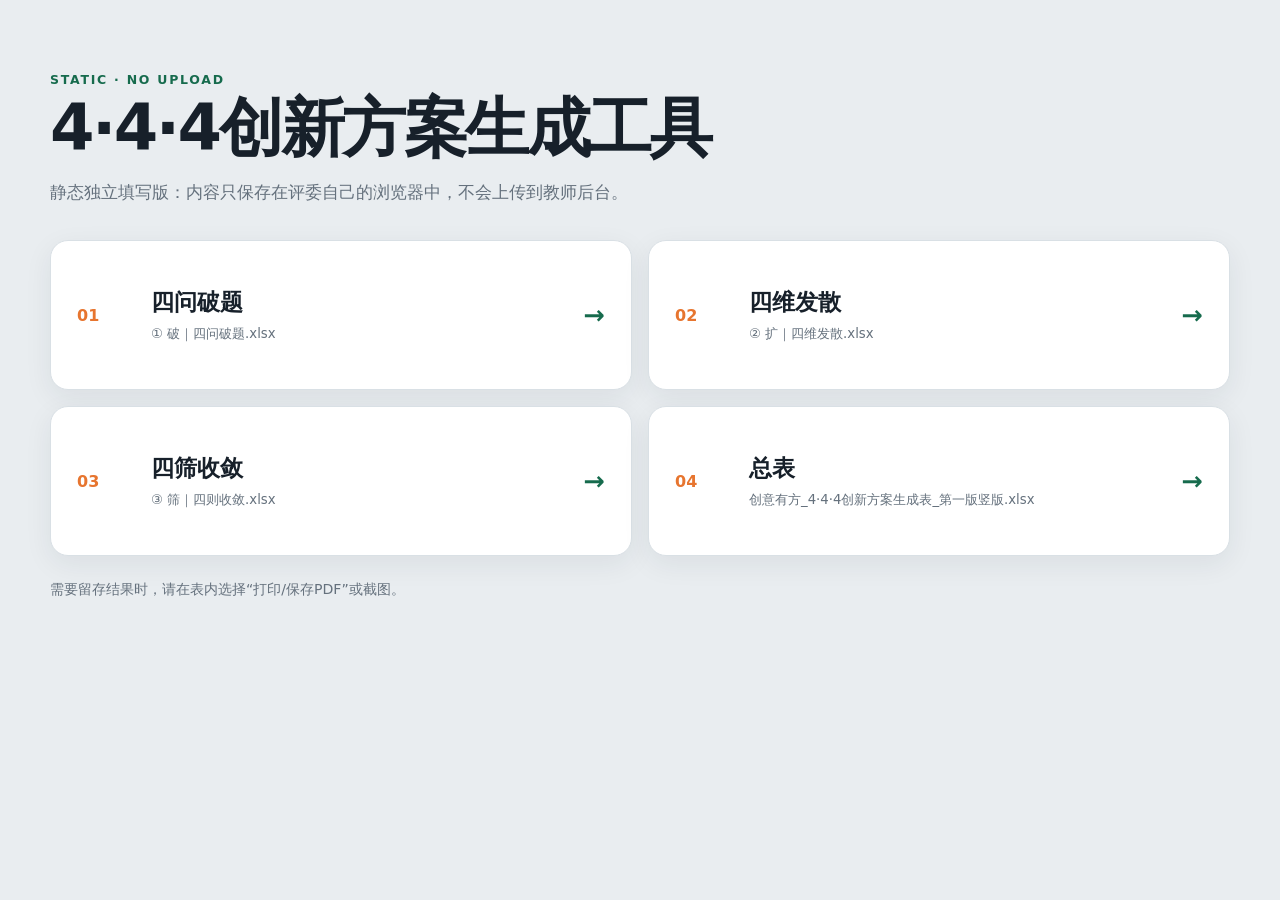
<file: docs/index.html>
<!doctype html>
<html lang="zh-CN"><head><meta charset="utf-8"><meta name="viewport" content="width=device-width,initial-scale=1">
<meta http-equiv="Content-Security-Policy" content="default-src 'self' data:; connect-src 'none'; form-action 'none'; object-src 'none'; base-uri 'none'; style-src 'self'">
<title>4·4·4创新方案生成工具｜静态版</title><link rel="stylesheet" href="assets/app.css"></head>
<body class="landing-page"><main class="landing-shell"><header class="landing-header"><p class="kicker">STATIC · NO UPLOAD</p>
<h1>4·4·4创新方案生成工具</h1><p>静态独立填写版：内容只保存在评委自己的浏览器中，不会上传到教师后台。</p></header>
<section class="form-card-grid"><a class="form-card" href="four-questions/index.html"><span>01</span><div><h2>四问破题</h2><p>① 破｜四问破题.xlsx</p></div><b aria-hidden="true">→</b></a><a class="form-card" href="four-dimensions/index.html"><span>02</span><div><h2>四维发散</h2><p>② 扩｜四维发散.xlsx</p></div><b aria-hidden="true">→</b></a><a class="form-card" href="four-filters/index.html"><span>03</span><div><h2>四筛收敛</h2><p>③ 筛｜四则收敛.xlsx</p></div><b aria-hidden="true">→</b></a><a class="form-card" href="master/index.html"><span>04</span><div><h2>总表</h2><p>创意有方_4·4·4创新方案生成表_第一版竖版.xlsx</p></div><b aria-hidden="true">→</b></a></section><p class="landing-footnote">需要留存结果时，请在表内选择“打印/保存PDF”或截图。</p></main></body></html>
</file>
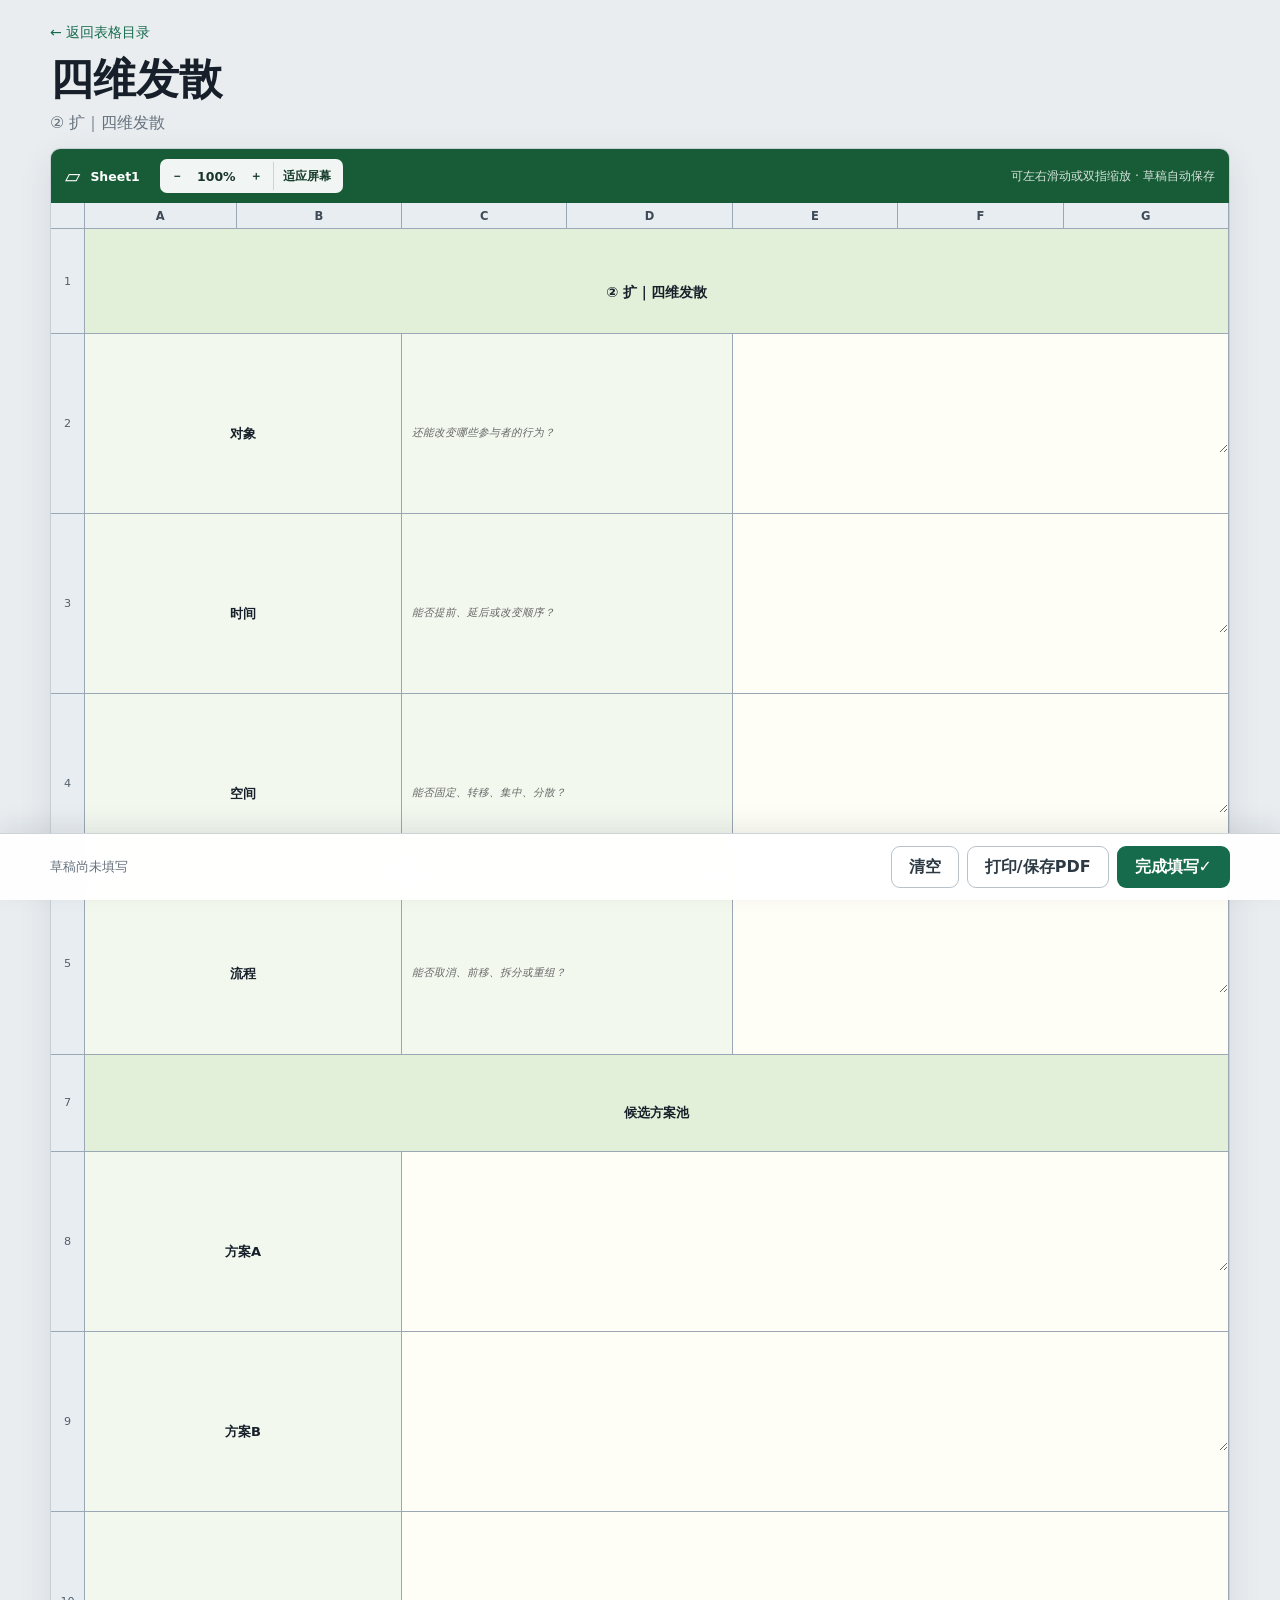
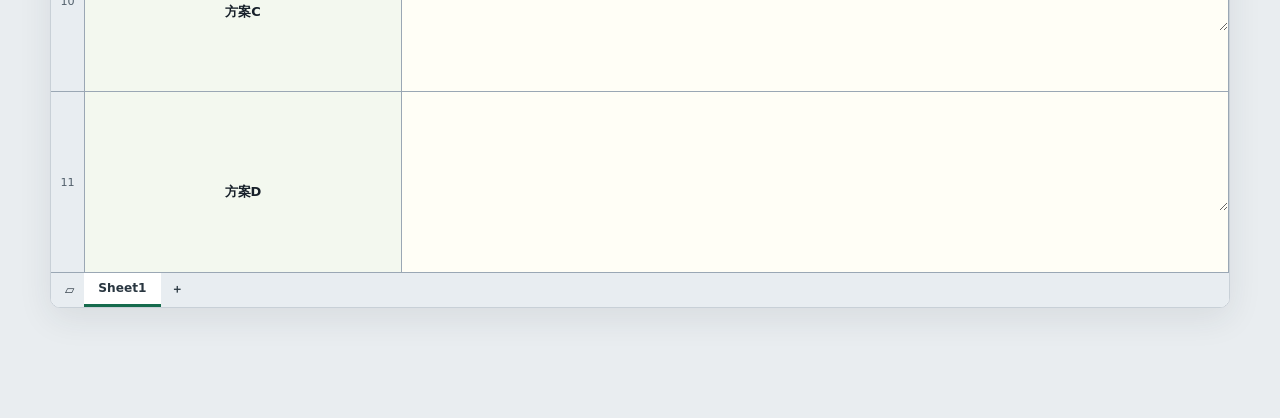
<file: docs/four-dimensions/index.html>
<!doctype html>
<html lang="zh-CN">
<head>
  <meta charset="utf-8">
  <meta name="viewport" content="width=device-width, initial-scale=1, maximum-scale=5, user-scalable=yes, viewport-fit=cover">
  <meta name="theme-color" content="#f2f4f6">
  
  <meta http-equiv="Content-Security-Policy" content="default-src 'self' data:; connect-src 'none'; form-action 'none'; object-src 'none'; base-uri 'none'; style-src 'self' 'unsafe-inline'; script-src 'self'">
  
  <title>四维发散｜独立填写</title>
  <link rel="stylesheet" href="../assets/app.css?v=20260912-landscape">
</head>
<body class="sheet-page" data-mode="static" data-slug="four-dimensions" data-submit-url="">
  <main class="sheet-app">
    <header class="sheet-page-header">
      <div>
        <a class="back-link" href="../index.html">← 返回表格目录</a>
        <h1>四维发散</h1>
        <p>② 扩｜四维发散</p>
      </div>
    </header>

    <form id="sheetForm" novalidate>
      <section class="workbook" aria-label="② 扩｜四维发散 Excel 工作表">
        <div class="workbook-bar">
          <span class="workbook-icon" aria-hidden="true">▱</span>
          <strong>Sheet1</strong>
          <div class="zoom-controls" role="group" aria-label="表格缩放">
            <button id="zoomOutButton" type="button" aria-label="缩小表格">－</button>
            <output id="zoomLevel" aria-live="polite">100%</output>
            <button id="zoomInButton" type="button" aria-label="放大表格">＋</button>
            <button id="fitButton" class="fit-button" type="button">适应屏幕</button>
          </div>
          <span class="workbook-hint">可左右滑动或双指缩放 · 草稿自动保存</span>
        </div>
        <div class="sheet-scroll">
          <table class="excel-grid">
            <colgroup>
              <col class="row-number-column">
              <col style="width:13.2505%"><col style="width:14.4582%"><col style="width:14.4582%"><col style="width:14.4582%"><col style="width:14.4582%"><col style="width:14.4582%"><col style="width:14.4582%">
            </colgroup>
            <thead>
              <tr>
                <th class="sheet-corner" aria-hidden="true"></th>
                <th scope="col">A</th><th scope="col">B</th><th scope="col">C</th><th scope="col">D</th><th scope="col">E</th><th scope="col">F</th><th scope="col">G</th>
              </tr>
            </thead>
            <tbody>
              
              <tr style="height:45.3px">
                <th class="row-number" scope="row">1</th>
                
                <td
                  class="static-cell"
                  
                  colspan="7"
                  style="background-color:#E2F0D9;font-weight:700;font-size:14.2px;text-align:center;vertical-align:center"
                  data-coordinate="A1"
                >
                  
                    <span class="cell-text">② 扩｜四维发散</span>
                  
                </td>
                
              </tr>
              
              <tr style="height:45.3px">
                <th class="row-number" scope="row">2</th>
                
                <td
                  class="static-cell"
                  
                  colspan="2"
                  style="background-color:#F3F8EF;font-weight:700;font-size:13.0px;text-align:center;vertical-align:center"
                  data-coordinate="A2"
                >
                  
                    <span class="cell-text">对象</span>
                  
                </td>
                
                <td
                  class="static-cell"
                  
                  colspan="2"
                  style="background-color:#F3F8EF;color:#666666;font-style:italic;font-size:10.6px;vertical-align:center"
                  data-coordinate="C2"
                >
                  
                    <span class="cell-text">还能改变哪些参与者的行为？</span>
                  
                </td>
                
                <td
                  class="field-cell"
                  
                  colspan="3"
                  style="font-size:13.0px;vertical-align:center"
                  data-coordinate="E2"
                >
                  
                    
                    <textarea
                      name="dimension_object"
                      aria-label="对象维度"
                      maxlength="1200"
                      required
                    ></textarea>
                    <small class="field-error" data-error-for="dimension_object"></small>
                  
                </td>
                
              </tr>
              
              <tr style="height:45.3px">
                <th class="row-number" scope="row">3</th>
                
                <td
                  class="static-cell"
                  
                  colspan="2"
                  style="background-color:#F3F8EF;font-weight:700;font-size:13.0px;text-align:center;vertical-align:center"
                  data-coordinate="A3"
                >
                  
                    <span class="cell-text">时间</span>
                  
                </td>
                
                <td
                  class="static-cell"
                  
                  colspan="2"
                  style="background-color:#F3F8EF;color:#666666;font-style:italic;font-size:10.6px;vertical-align:center"
                  data-coordinate="C3"
                >
                  
                    <span class="cell-text">能否提前、延后或改变顺序？</span>
                  
                </td>
                
                <td
                  class="field-cell"
                  
                  colspan="3"
                  style="font-size:13.0px;vertical-align:center"
                  data-coordinate="E3"
                >
                  
                    
                    <textarea
                      name="dimension_time"
                      aria-label="时间维度"
                      maxlength="1200"
                      required
                    ></textarea>
                    <small class="field-error" data-error-for="dimension_time"></small>
                  
                </td>
                
              </tr>
              
              <tr style="height:45.3px">
                <th class="row-number" scope="row">4</th>
                
                <td
                  class="static-cell"
                  
                  colspan="2"
                  style="background-color:#F3F8EF;font-weight:700;font-size:13.0px;text-align:center;vertical-align:center"
                  data-coordinate="A4"
                >
                  
                    <span class="cell-text">空间</span>
                  
                </td>
                
                <td
                  class="static-cell"
                  
                  colspan="2"
                  style="background-color:#F3F8EF;color:#666666;font-style:italic;font-size:10.6px;vertical-align:center"
                  data-coordinate="C4"
                >
                  
                    <span class="cell-text">能否固定、转移、集中、分散？</span>
                  
                </td>
                
                <td
                  class="field-cell"
                  
                  colspan="3"
                  style="font-size:13.0px;vertical-align:center"
                  data-coordinate="E4"
                >
                  
                    
                    <textarea
                      name="dimension_space"
                      aria-label="空间维度"
                      maxlength="1200"
                      required
                    ></textarea>
                    <small class="field-error" data-error-for="dimension_space"></small>
                  
                </td>
                
              </tr>
              
              <tr style="height:45.3px">
                <th class="row-number" scope="row">5</th>
                
                <td
                  class="static-cell"
                  
                  colspan="2"
                  style="background-color:#F3F8EF;font-weight:700;font-size:13.0px;text-align:center;vertical-align:center"
                  data-coordinate="A5"
                >
                  
                    <span class="cell-text">流程</span>
                  
                </td>
                
                <td
                  class="static-cell"
                  
                  colspan="2"
                  style="background-color:#F3F8EF;color:#666666;font-style:italic;font-size:10.6px;vertical-align:center"
                  data-coordinate="C5"
                >
                  
                    <span class="cell-text">能否取消、前移、拆分或重组？</span>
                  
                </td>
                
                <td
                  class="field-cell"
                  
                  colspan="3"
                  style="font-size:13.0px;vertical-align:center"
                  data-coordinate="E5"
                >
                  
                    
                    <textarea
                      name="dimension_process"
                      aria-label="流程维度"
                      maxlength="1200"
                      required
                    ></textarea>
                    <small class="field-error" data-error-for="dimension_process"></small>
                  
                </td>
                
              </tr>
              
              <tr style="height:45.3px">
                <th class="row-number" scope="row">7</th>
                
                <td
                  class="static-cell"
                  
                  colspan="7"
                  style="background-color:#E2F0D9;font-weight:700;font-size:13.0px;text-align:center;vertical-align:center"
                  data-coordinate="A7"
                >
                  
                    <span class="cell-text">候选方案池</span>
                  
                </td>
                
              </tr>
              
              <tr style="height:45.3px">
                <th class="row-number" scope="row">8</th>
                
                <td
                  class="static-cell"
                  
                  colspan="2"
                  style="background-color:#F3F8EF;font-weight:700;font-size:13.0px;text-align:center;vertical-align:center"
                  data-coordinate="A8"
                >
                  
                    <span class="cell-text">方案A</span>
                  
                </td>
                
                <td
                  class="field-cell"
                  
                  colspan="5"
                  style="font-size:13.0px;vertical-align:center"
                  data-coordinate="C8"
                >
                  
                    
                    <textarea
                      name="candidate_a"
                      aria-label="候选方案A"
                      maxlength="1200"
                      required
                    ></textarea>
                    <small class="field-error" data-error-for="candidate_a"></small>
                  
                </td>
                
              </tr>
              
              <tr style="height:45.3px">
                <th class="row-number" scope="row">9</th>
                
                <td
                  class="static-cell"
                  
                  colspan="2"
                  style="background-color:#F3F8EF;font-weight:700;font-size:13.0px;text-align:center;vertical-align:center"
                  data-coordinate="A9"
                >
                  
                    <span class="cell-text">方案B</span>
                  
                </td>
                
                <td
                  class="field-cell"
                  
                  colspan="5"
                  style="font-size:13.0px;vertical-align:center"
                  data-coordinate="C9"
                >
                  
                    
                    <textarea
                      name="candidate_b"
                      aria-label="候选方案B"
                      maxlength="1200"
                      required
                    ></textarea>
                    <small class="field-error" data-error-for="candidate_b"></small>
                  
                </td>
                
              </tr>
              
              <tr style="height:45.3px">
                <th class="row-number" scope="row">10</th>
                
                <td
                  class="static-cell"
                  
                  colspan="2"
                  style="background-color:#F3F8EF;font-weight:700;font-size:13.0px;text-align:center;vertical-align:center"
                  data-coordinate="A10"
                >
                  
                    <span class="cell-text">方案C</span>
                  
                </td>
                
                <td
                  class="field-cell"
                  
                  colspan="5"
                  style="font-size:13.0px;vertical-align:center"
                  data-coordinate="C10"
                >
                  
                    
                    <textarea
                      name="candidate_c"
                      aria-label="候选方案C"
                      maxlength="1200"
                      required
                    ></textarea>
                    <small class="field-error" data-error-for="candidate_c"></small>
                  
                </td>
                
              </tr>
              
              <tr style="height:45.3px">
                <th class="row-number" scope="row">11</th>
                
                <td
                  class="static-cell"
                  
                  colspan="2"
                  style="background-color:#F3F8EF;font-weight:700;font-size:13.0px;text-align:center;vertical-align:center"
                  data-coordinate="A11"
                >
                  
                    <span class="cell-text">方案D</span>
                  
                </td>
                
                <td
                  class="field-cell"
                  
                  colspan="5"
                  style="font-size:13.0px;vertical-align:center"
                  data-coordinate="C11"
                >
                  
                    
                    <textarea
                      name="candidate_d"
                      aria-label="候选方案D"
                      maxlength="1200"
                      required
                    ></textarea>
                    <small class="field-error" data-error-for="candidate_d"></small>
                  
                </td>
                
              </tr>
              
            </tbody>
          </table>
        </div>
        <div class="sheet-tabs" aria-hidden="true"><span>▱</span><strong>Sheet1</strong><b>＋</b></div>
      </section>

      <div class="action-bar">
        <p id="saveStatus" aria-live="polite">草稿尚未填写</p>
        <div class="action-buttons">
          <button class="secondary-button" id="clearButton" type="button">清空</button>
          <button class="secondary-button" id="printButton" type="button">打印/保存PDF</button>
          <button class="primary-button" id="submitButton" type="submit">
            <span>完成填写</span><b aria-hidden="true">✓</b>
          </button>
        </div>
      </div>
    </form>
  </main>

  <div id="successModal" class="modal" hidden>
    <div class="modal-card" role="dialog" aria-modal="true" aria-labelledby="successTitle">
      <div class="success-mark">✓</div>
      <p class="modal-kicker">填写完成</p>
      <h2 id="successTitle">内容已保存在当前设备</h2>
      <p id="successMessage">
        本页没有向教师或后台上传数据。关闭前可截图或打印保存。
      </p>
      <div class="code-box"><span>完成时间</span><strong id="resultCode"></strong></div>
      <button class="primary-button modal-close" type="button" id="closeModal">返回查看</button>
    </div>
  </div>

  <script src="../assets/form.js?v=20260912-landscape" defer></script>
</body>
</html>
</file>
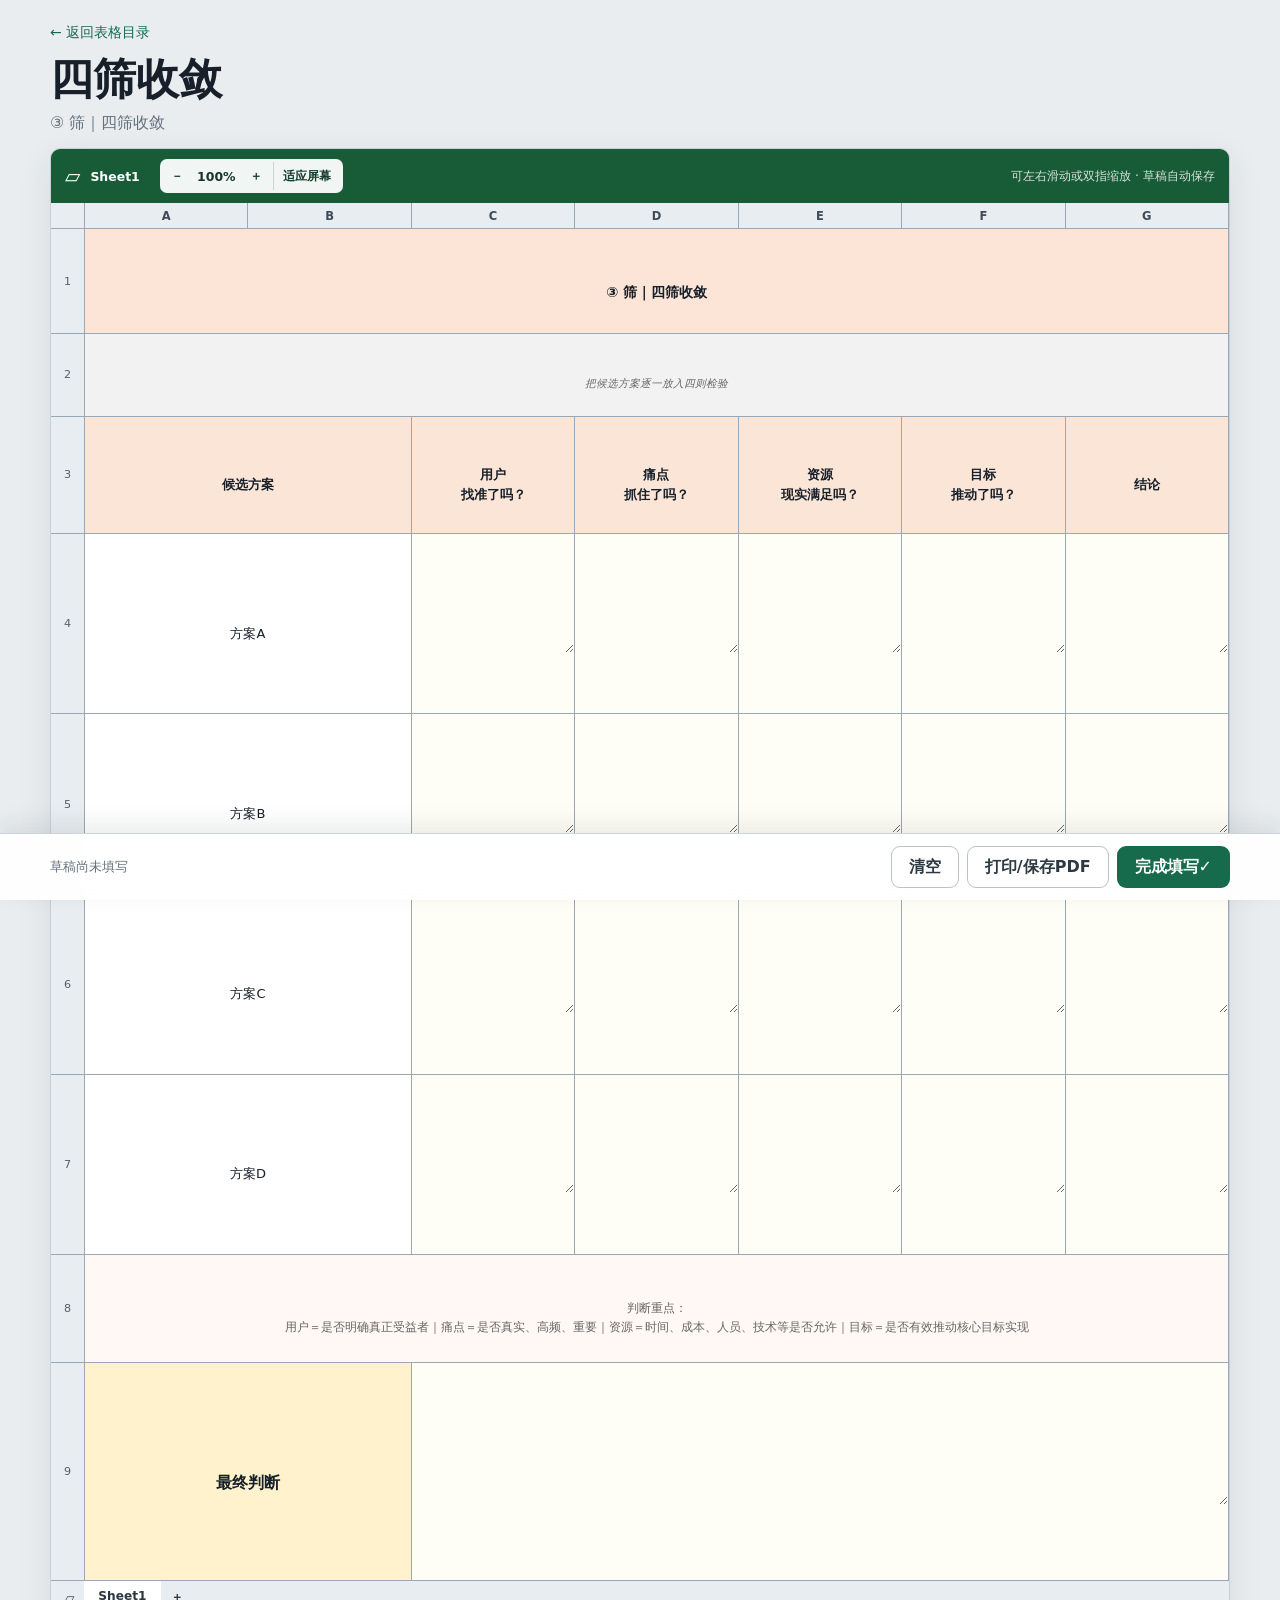
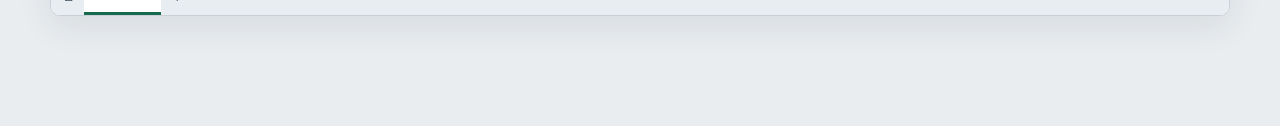
<file: docs/four-filters/index.html>
<!doctype html>
<html lang="zh-CN">
<head>
  <meta charset="utf-8">
  <meta name="viewport" content="width=device-width, initial-scale=1, maximum-scale=5, user-scalable=yes, viewport-fit=cover">
  <meta name="theme-color" content="#f2f4f6">
  
  <meta http-equiv="Content-Security-Policy" content="default-src 'self' data:; connect-src 'none'; form-action 'none'; object-src 'none'; base-uri 'none'; style-src 'self' 'unsafe-inline'; script-src 'self'">
  
  <title>四筛收敛｜独立填写</title>
  <link rel="stylesheet" href="../assets/app.css?v=20260912-landscape">
</head>
<body class="sheet-page" data-mode="static" data-slug="four-filters" data-submit-url="">
  <main class="sheet-app">
    <header class="sheet-page-header">
      <div>
        <a class="back-link" href="../index.html">← 返回表格目录</a>
        <h1>四筛收敛</h1>
        <p>③ 筛｜四筛收敛</p>
      </div>
    </header>

    <form id="sheetForm" novalidate>
      <section class="workbook" aria-label="③ 筛｜四筛收敛 Excel 工作表">
        <div class="workbook-bar">
          <span class="workbook-icon" aria-hidden="true">▱</span>
          <strong>Sheet1</strong>
          <div class="zoom-controls" role="group" aria-label="表格缩放">
            <button id="zoomOutButton" type="button" aria-label="缩小表格">－</button>
            <output id="zoomLevel" aria-live="polite">100%</output>
            <button id="zoomInButton" type="button" aria-label="放大表格">＋</button>
            <button id="fitButton" class="fit-button" type="button">适应屏幕</button>
          </div>
          <span class="workbook-hint">可左右滑动或双指缩放 · 草稿自动保存</span>
        </div>
        <div class="sheet-scroll">
          <table class="excel-grid">
            <colgroup>
              <col class="row-number-column">
              <col style="width:14.2857%"><col style="width:14.2857%"><col style="width:14.2857%"><col style="width:14.2857%"><col style="width:14.2857%"><col style="width:14.2857%"><col style="width:14.2857%">
            </colgroup>
            <thead>
              <tr>
                <th class="sheet-corner" aria-hidden="true"></th>
                <th scope="col">A</th><th scope="col">B</th><th scope="col">C</th><th scope="col">D</th><th scope="col">E</th><th scope="col">F</th><th scope="col">G</th>
              </tr>
            </thead>
            <tbody>
              
              <tr style="height:43.3px">
                <th class="row-number" scope="row">1</th>
                
                <td
                  class="static-cell"
                  
                  colspan="7"
                  style="background-color:#FCE4D6;font-weight:700;font-size:14.2px;text-align:center;vertical-align:center"
                  data-coordinate="A1"
                >
                  
                    <span class="cell-text">③ 筛｜四筛收敛</span>
                  
                </td>
                
              </tr>
              
              <tr style="height:47.3px">
                <th class="row-number" scope="row">2</th>
                
                <td
                  class="static-cell"
                  
                  colspan="7"
                  style="background-color:#F2F2F2;color:#666666;font-style:italic;font-size:10.6px;text-align:center;vertical-align:center"
                  data-coordinate="A2"
                >
                  
                    <span class="cell-text">把候选方案逐一放入四则检验</span>
                  
                </td>
                
              </tr>
              
              <tr style="height:37.3px">
                <th class="row-number" scope="row">3</th>
                
                <td
                  class="static-cell"
                  
                  colspan="2"
                  style="background-color:#FBE5D6;font-weight:700;font-size:13.0px;text-align:center;vertical-align:center"
                  data-coordinate="A3"
                >
                  
                    <span class="cell-text">候选方案</span>
                  
                </td>
                
                <td
                  class="static-cell"
                  
                  
                  style="background-color:#FBE5D6;font-weight:700;font-size:13.0px;text-align:center;vertical-align:center"
                  data-coordinate="C3"
                >
                  
                    <span class="cell-text">用户
找准了吗？</span>
                  
                </td>
                
                <td
                  class="static-cell"
                  
                  
                  style="background-color:#FBE5D6;font-weight:700;font-size:13.0px;text-align:center;vertical-align:center"
                  data-coordinate="D3"
                >
                  
                    <span class="cell-text">痛点
抓住了吗？</span>
                  
                </td>
                
                <td
                  class="static-cell"
                  
                  
                  style="background-color:#FBE5D6;font-weight:700;font-size:13.0px;text-align:center;vertical-align:center"
                  data-coordinate="E3"
                >
                  
                    <span class="cell-text">资源
现实满足吗？</span>
                  
                </td>
                
                <td
                  class="static-cell"
                  
                  
                  style="background-color:#FBE5D6;font-weight:700;font-size:13.0px;text-align:center;vertical-align:center"
                  data-coordinate="F3"
                >
                  
                    <span class="cell-text">目标
推动了吗？</span>
                  
                </td>
                
                <td
                  class="static-cell"
                  
                  
                  style="background-color:#FBE5D6;font-weight:700;font-size:13.0px;text-align:center;vertical-align:center"
                  data-coordinate="G3"
                >
                  
                    <span class="cell-text">结论</span>
                  
                </td>
                
              </tr>
              
              <tr style="height:40.0px">
                <th class="row-number" scope="row">4</th>
                
                <td
                  class="static-cell"
                  
                  colspan="2"
                  style="font-size:13.0px;text-align:center;vertical-align:center"
                  data-coordinate="A4"
                >
                  
                    <span class="cell-text">方案A</span>
                  
                </td>
                
                <td
                  class="field-cell"
                  
                  
                  style="font-size:13.0px;text-align:center;vertical-align:center"
                  data-coordinate="C4"
                >
                  
                    
                    <textarea
                      name="filter_a_user"
                      aria-label="方案A－用户"
                      maxlength="600"
                      required
                    ></textarea>
                    <small class="field-error" data-error-for="filter_a_user"></small>
                  
                </td>
                
                <td
                  class="field-cell"
                  
                  
                  style="font-size:13.0px;text-align:center;vertical-align:center"
                  data-coordinate="D4"
                >
                  
                    
                    <textarea
                      name="filter_a_pain"
                      aria-label="方案A－痛点"
                      maxlength="600"
                      required
                    ></textarea>
                    <small class="field-error" data-error-for="filter_a_pain"></small>
                  
                </td>
                
                <td
                  class="field-cell"
                  
                  
                  style="font-size:13.0px;text-align:center;vertical-align:center"
                  data-coordinate="E4"
                >
                  
                    
                    <textarea
                      name="filter_a_resource"
                      aria-label="方案A－资源"
                      maxlength="600"
                      required
                    ></textarea>
                    <small class="field-error" data-error-for="filter_a_resource"></small>
                  
                </td>
                
                <td
                  class="field-cell"
                  
                  
                  style="font-size:13.0px;text-align:center;vertical-align:center"
                  data-coordinate="F4"
                >
                  
                    
                    <textarea
                      name="filter_a_goal"
                      aria-label="方案A－目标"
                      maxlength="600"
                      required
                    ></textarea>
                    <small class="field-error" data-error-for="filter_a_goal"></small>
                  
                </td>
                
                <td
                  class="field-cell"
                  
                  
                  style="font-size:13.0px;text-align:center;vertical-align:center"
                  data-coordinate="G4"
                >
                  
                    
                    <textarea
                      name="filter_a_conclusion"
                      aria-label="方案A－结论"
                      maxlength="600"
                      required
                    ></textarea>
                    <small class="field-error" data-error-for="filter_a_conclusion"></small>
                  
                </td>
                
              </tr>
              
              <tr style="height:40.0px">
                <th class="row-number" scope="row">5</th>
                
                <td
                  class="static-cell"
                  
                  colspan="2"
                  style="font-size:13.0px;text-align:center;vertical-align:center"
                  data-coordinate="A5"
                >
                  
                    <span class="cell-text">方案B</span>
                  
                </td>
                
                <td
                  class="field-cell"
                  
                  
                  style="font-size:13.0px;text-align:center;vertical-align:center"
                  data-coordinate="C5"
                >
                  
                    
                    <textarea
                      name="filter_b_user"
                      aria-label="方案B－用户"
                      maxlength="600"
                      required
                    ></textarea>
                    <small class="field-error" data-error-for="filter_b_user"></small>
                  
                </td>
                
                <td
                  class="field-cell"
                  
                  
                  style="font-size:13.0px;text-align:center;vertical-align:center"
                  data-coordinate="D5"
                >
                  
                    
                    <textarea
                      name="filter_b_pain"
                      aria-label="方案B－痛点"
                      maxlength="600"
                      required
                    ></textarea>
                    <small class="field-error" data-error-for="filter_b_pain"></small>
                  
                </td>
                
                <td
                  class="field-cell"
                  
                  
                  style="font-size:13.0px;text-align:center;vertical-align:center"
                  data-coordinate="E5"
                >
                  
                    
                    <textarea
                      name="filter_b_resource"
                      aria-label="方案B－资源"
                      maxlength="600"
                      required
                    ></textarea>
                    <small class="field-error" data-error-for="filter_b_resource"></small>
                  
                </td>
                
                <td
                  class="field-cell"
                  
                  
                  style="font-size:13.0px;text-align:center;vertical-align:center"
                  data-coordinate="F5"
                >
                  
                    
                    <textarea
                      name="filter_b_goal"
                      aria-label="方案B－目标"
                      maxlength="600"
                      required
                    ></textarea>
                    <small class="field-error" data-error-for="filter_b_goal"></small>
                  
                </td>
                
                <td
                  class="field-cell"
                  
                  
                  style="font-size:13.0px;text-align:center;vertical-align:center"
                  data-coordinate="G5"
                >
                  
                    
                    <textarea
                      name="filter_b_conclusion"
                      aria-label="方案B－结论"
                      maxlength="600"
                      required
                    ></textarea>
                    <small class="field-error" data-error-for="filter_b_conclusion"></small>
                  
                </td>
                
              </tr>
              
              <tr style="height:40.0px">
                <th class="row-number" scope="row">6</th>
                
                <td
                  class="static-cell"
                  
                  colspan="2"
                  style="font-size:13.0px;text-align:center;vertical-align:center"
                  data-coordinate="A6"
                >
                  
                    <span class="cell-text">方案C</span>
                  
                </td>
                
                <td
                  class="field-cell"
                  
                  
                  style="font-size:13.0px;text-align:center;vertical-align:center"
                  data-coordinate="C6"
                >
                  
                    
                    <textarea
                      name="filter_c_user"
                      aria-label="方案C－用户"
                      maxlength="600"
                      required
                    ></textarea>
                    <small class="field-error" data-error-for="filter_c_user"></small>
                  
                </td>
                
                <td
                  class="field-cell"
                  
                  
                  style="font-size:13.0px;text-align:center;vertical-align:center"
                  data-coordinate="D6"
                >
                  
                    
                    <textarea
                      name="filter_c_pain"
                      aria-label="方案C－痛点"
                      maxlength="600"
                      required
                    ></textarea>
                    <small class="field-error" data-error-for="filter_c_pain"></small>
                  
                </td>
                
                <td
                  class="field-cell"
                  
                  
                  style="font-size:13.0px;text-align:center;vertical-align:center"
                  data-coordinate="E6"
                >
                  
                    
                    <textarea
                      name="filter_c_resource"
                      aria-label="方案C－资源"
                      maxlength="600"
                      required
                    ></textarea>
                    <small class="field-error" data-error-for="filter_c_resource"></small>
                  
                </td>
                
                <td
                  class="field-cell"
                  
                  
                  style="font-size:13.0px;text-align:center;vertical-align:center"
                  data-coordinate="F6"
                >
                  
                    
                    <textarea
                      name="filter_c_goal"
                      aria-label="方案C－目标"
                      maxlength="600"
                      required
                    ></textarea>
                    <small class="field-error" data-error-for="filter_c_goal"></small>
                  
                </td>
                
                <td
                  class="field-cell"
                  
                  
                  style="font-size:13.0px;text-align:center;vertical-align:center"
                  data-coordinate="G6"
                >
                  
                    
                    <textarea
                      name="filter_c_conclusion"
                      aria-label="方案C－结论"
                      maxlength="600"
                      required
                    ></textarea>
                    <small class="field-error" data-error-for="filter_c_conclusion"></small>
                  
                </td>
                
              </tr>
              
              <tr style="height:40.0px">
                <th class="row-number" scope="row">7</th>
                
                <td
                  class="static-cell"
                  
                  colspan="2"
                  style="font-size:13.0px;text-align:center;vertical-align:center"
                  data-coordinate="A7"
                >
                  
                    <span class="cell-text">方案D</span>
                  
                </td>
                
                <td
                  class="field-cell"
                  
                  
                  style="font-size:13.0px;text-align:center;vertical-align:center"
                  data-coordinate="C7"
                >
                  
                    
                    <textarea
                      name="filter_d_user"
                      aria-label="方案D－用户"
                      maxlength="600"
                      required
                    ></textarea>
                    <small class="field-error" data-error-for="filter_d_user"></small>
                  
                </td>
                
                <td
                  class="field-cell"
                  
                  
                  style="font-size:13.0px;text-align:center;vertical-align:center"
                  data-coordinate="D7"
                >
                  
                    
                    <textarea
                      name="filter_d_pain"
                      aria-label="方案D－痛点"
                      maxlength="600"
                      required
                    ></textarea>
                    <small class="field-error" data-error-for="filter_d_pain"></small>
                  
                </td>
                
                <td
                  class="field-cell"
                  
                  
                  style="font-size:13.0px;text-align:center;vertical-align:center"
                  data-coordinate="E7"
                >
                  
                    
                    <textarea
                      name="filter_d_resource"
                      aria-label="方案D－资源"
                      maxlength="600"
                      required
                    ></textarea>
                    <small class="field-error" data-error-for="filter_d_resource"></small>
                  
                </td>
                
                <td
                  class="field-cell"
                  
                  
                  style="font-size:13.0px;text-align:center;vertical-align:center"
                  data-coordinate="F7"
                >
                  
                    
                    <textarea
                      name="filter_d_goal"
                      aria-label="方案D－目标"
                      maxlength="600"
                      required
                    ></textarea>
                    <small class="field-error" data-error-for="filter_d_goal"></small>
                  
                </td>
                
                <td
                  class="field-cell"
                  
                  
                  style="font-size:13.0px;text-align:center;vertical-align:center"
                  data-coordinate="G7"
                >
                  
                    
                    <textarea
                      name="filter_d_conclusion"
                      aria-label="方案D－结论"
                      maxlength="600"
                      required
                    ></textarea>
                    <small class="field-error" data-error-for="filter_d_conclusion"></small>
                  
                </td>
                
              </tr>
              
              <tr style="height:61.3px">
                <th class="row-number" scope="row">8</th>
                
                <td
                  class="static-cell"
                  
                  colspan="7"
                  style="background-color:#FFF8F4;color:#666666;font-size:11.8px;text-align:center;vertical-align:center"
                  data-coordinate="A8"
                >
                  
                    <span class="cell-text">判断重点：
用户＝是否明确真正受益者｜痛点＝是否真实、高频、重要｜资源＝时间、成本、人员、技术等是否允许｜目标＝是否有效推动核心目标实现</span>
                  
                </td>
                
              </tr>
              
              <tr style="height:40.0px">
                <th class="row-number" scope="row">9</th>
                
                <td
                  class="static-cell"
                  
                  colspan="2"
                  style="background-color:#FFF2CC;font-weight:700;text-align:center;vertical-align:center"
                  data-coordinate="A9"
                >
                  
                    <span class="cell-text">最终判断</span>
                  
                </td>
                
                <td
                  class="field-cell"
                  
                  colspan="5"
                  style="vertical-align:center"
                  data-coordinate="C9"
                >
                  
                    
                    <textarea
                      name="final_choice"
                      aria-label="最终判断"
                      maxlength="1600"
                      required
                    ></textarea>
                    <small class="field-error" data-error-for="final_choice"></small>
                  
                </td>
                
              </tr>
              
            </tbody>
          </table>
        </div>
        <div class="sheet-tabs" aria-hidden="true"><span>▱</span><strong>Sheet1</strong><b>＋</b></div>
      </section>

      <div class="action-bar">
        <p id="saveStatus" aria-live="polite">草稿尚未填写</p>
        <div class="action-buttons">
          <button class="secondary-button" id="clearButton" type="button">清空</button>
          <button class="secondary-button" id="printButton" type="button">打印/保存PDF</button>
          <button class="primary-button" id="submitButton" type="submit">
            <span>完成填写</span><b aria-hidden="true">✓</b>
          </button>
        </div>
      </div>
    </form>
  </main>

  <div id="successModal" class="modal" hidden>
    <div class="modal-card" role="dialog" aria-modal="true" aria-labelledby="successTitle">
      <div class="success-mark">✓</div>
      <p class="modal-kicker">填写完成</p>
      <h2 id="successTitle">内容已保存在当前设备</h2>
      <p id="successMessage">
        本页没有向教师或后台上传数据。关闭前可截图或打印保存。
      </p>
      <div class="code-box"><span>完成时间</span><strong id="resultCode"></strong></div>
      <button class="primary-button modal-close" type="button" id="closeModal">返回查看</button>
    </div>
  </div>

  <script src="../assets/form.js?v=20260912-landscape" defer></script>
</body>
</html>
</file>
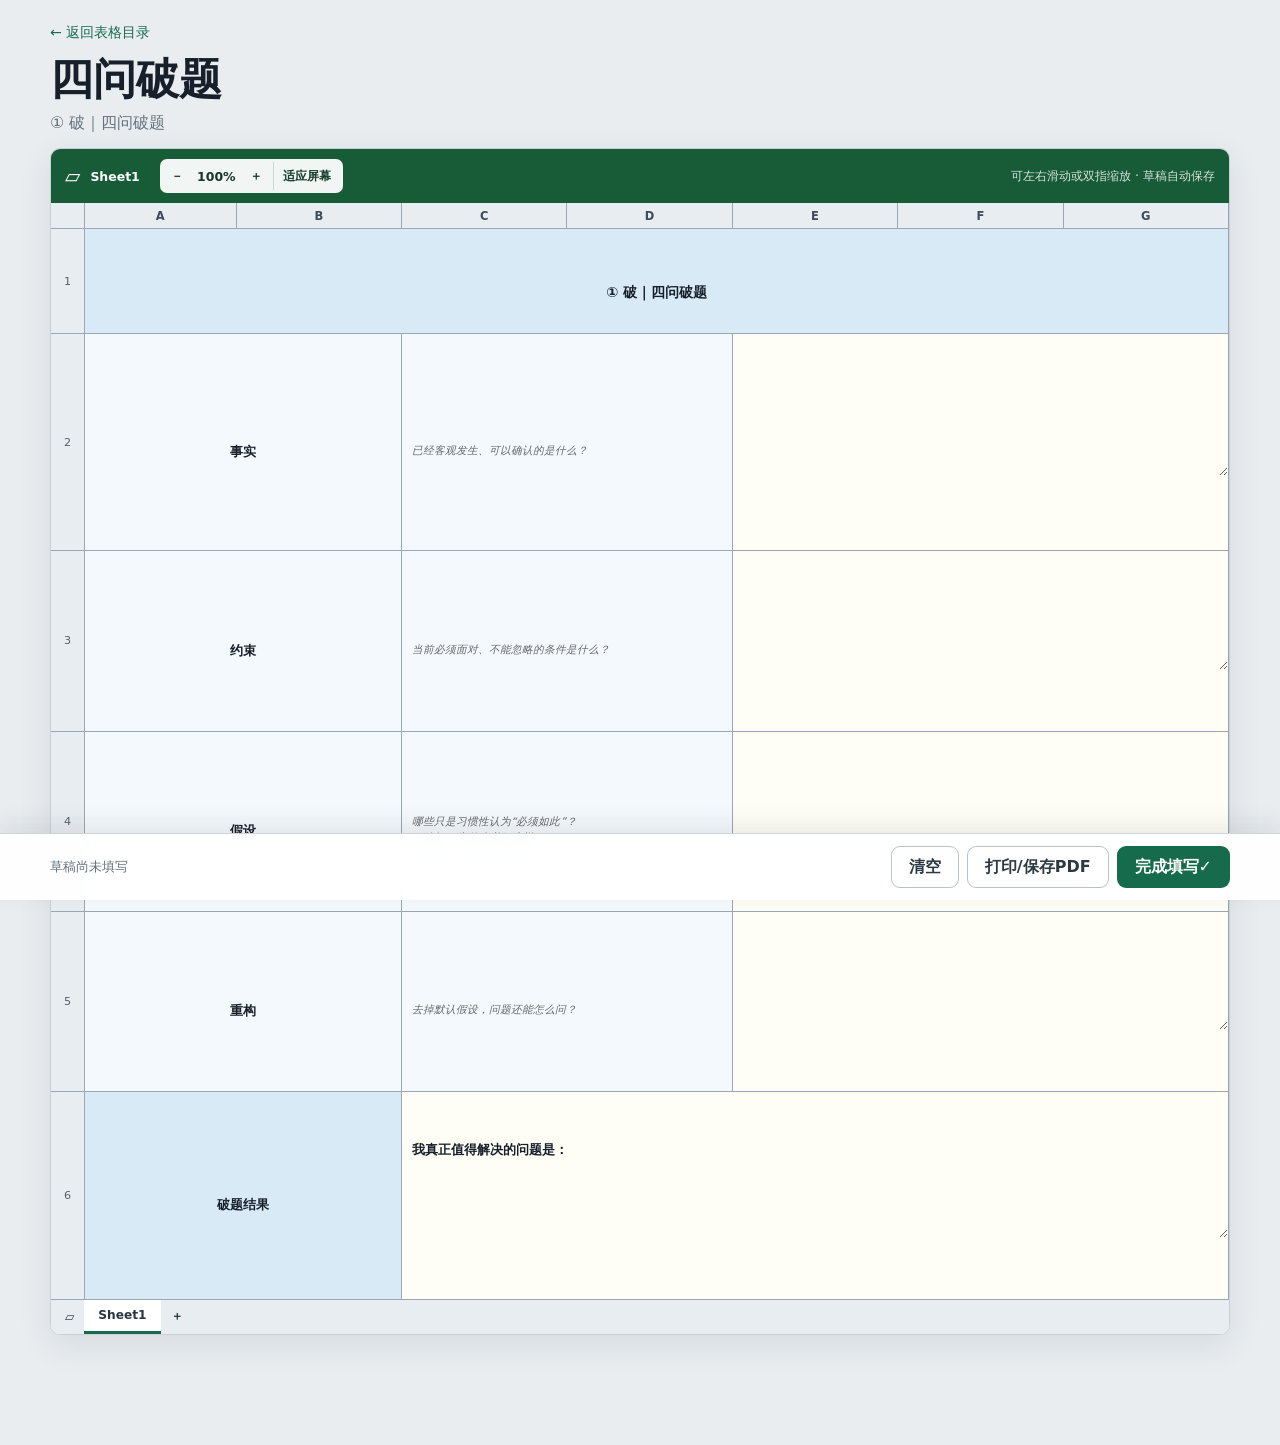
<file: docs/four-questions/index.html>
<!doctype html>
<html lang="zh-CN">
<head>
  <meta charset="utf-8">
  <meta name="viewport" content="width=device-width, initial-scale=1, maximum-scale=5, user-scalable=yes, viewport-fit=cover">
  <meta name="theme-color" content="#f2f4f6">
  
  <meta http-equiv="Content-Security-Policy" content="default-src 'self' data:; connect-src 'none'; form-action 'none'; object-src 'none'; base-uri 'none'; style-src 'self' 'unsafe-inline'; script-src 'self'">
  
  <title>四问破题｜独立填写</title>
  <link rel="stylesheet" href="../assets/app.css?v=20260912-landscape">
</head>
<body class="sheet-page" data-mode="static" data-slug="four-questions" data-submit-url="">
  <main class="sheet-app">
    <header class="sheet-page-header">
      <div>
        <a class="back-link" href="../index.html">← 返回表格目录</a>
        <h1>四问破题</h1>
        <p>① 破｜四问破题</p>
      </div>
    </header>

    <form id="sheetForm" novalidate>
      <section class="workbook" aria-label="① 破｜四问破题 Excel 工作表">
        <div class="workbook-bar">
          <span class="workbook-icon" aria-hidden="true">▱</span>
          <strong>Sheet1</strong>
          <div class="zoom-controls" role="group" aria-label="表格缩放">
            <button id="zoomOutButton" type="button" aria-label="缩小表格">－</button>
            <output id="zoomLevel" aria-live="polite">100%</output>
            <button id="zoomInButton" type="button" aria-label="放大表格">＋</button>
            <button id="fitButton" class="fit-button" type="button">适应屏幕</button>
          </div>
          <span class="workbook-hint">可左右滑动或双指缩放 · 草稿自动保存</span>
        </div>
        <div class="sheet-scroll">
          <table class="excel-grid">
            <colgroup>
              <col class="row-number-column">
              <col style="width:13.2505%"><col style="width:14.4582%"><col style="width:14.4582%"><col style="width:14.4582%"><col style="width:14.4582%"><col style="width:14.4582%"><col style="width:14.4582%">
            </colgroup>
            <thead>
              <tr>
                <th class="sheet-corner" aria-hidden="true"></th>
                <th scope="col">A</th><th scope="col">B</th><th scope="col">C</th><th scope="col">D</th><th scope="col">E</th><th scope="col">F</th><th scope="col">G</th>
              </tr>
            </thead>
            <tbody>
              
              <tr style="height:39.3px">
                <th class="row-number" scope="row">1</th>
                
                <td
                  class="static-cell"
                  
                  colspan="7"
                  style="background-color:#D9EAF7;font-weight:700;font-size:14.2px;text-align:center;vertical-align:center"
                  data-coordinate="A1"
                >
                  
                    <span class="cell-text">① 破｜四问破题</span>
                  
                </td>
                
              </tr>
              
              <tr style="height:45.3px">
                <th class="row-number" scope="row">2</th>
                
                <td
                  class="static-cell"
                  
                  colspan="2"
                  style="background-color:#F4F9FD;font-weight:700;font-size:13.0px;text-align:center;vertical-align:center"
                  data-coordinate="A2"
                >
                  
                    <span class="cell-text">事实</span>
                  
                </td>
                
                <td
                  class="static-cell"
                  
                  colspan="2"
                  style="background-color:#F4F9FD;color:#666666;font-style:italic;font-size:10.6px;vertical-align:center"
                  data-coordinate="C2"
                >
                  
                    <span class="cell-text">已经客观发生、可以确认的是什么？</span>
                  
                </td>
                
                <td
                  class="field-cell"
                  
                  colspan="3"
                  style="vertical-align:center"
                  data-coordinate="E2"
                >
                  
                    
                    <textarea
                      name="fact"
                      aria-label="事实"
                      maxlength="1200"
                      required
                    ></textarea>
                    <small class="field-error" data-error-for="fact"></small>
                  
                </td>
                
              </tr>
              
              <tr style="height:45.3px">
                <th class="row-number" scope="row">3</th>
                
                <td
                  class="static-cell"
                  
                  colspan="2"
                  style="background-color:#F4F9FD;font-weight:700;font-size:13.0px;text-align:center;vertical-align:center"
                  data-coordinate="A3"
                >
                  
                    <span class="cell-text">约束</span>
                  
                </td>
                
                <td
                  class="static-cell"
                  
                  colspan="2"
                  style="background-color:#F4F9FD;color:#666666;font-style:italic;font-size:10.6px;vertical-align:center"
                  data-coordinate="C3"
                >
                  
                    <span class="cell-text">当前必须面对、不能忽略的条件是什么？</span>
                  
                </td>
                
                <td
                  class="field-cell"
                  
                  colspan="3"
                  style="font-size:13.0px;vertical-align:center"
                  data-coordinate="E3"
                >
                  
                    
                    <textarea
                      name="constraint"
                      aria-label="约束"
                      maxlength="1200"
                      required
                    ></textarea>
                    <small class="field-error" data-error-for="constraint"></small>
                  
                </td>
                
              </tr>
              
              <tr style="height:45.3px">
                <th class="row-number" scope="row">4</th>
                
                <td
                  class="static-cell"
                  
                  colspan="2"
                  style="background-color:#F4F9FD;font-weight:700;font-size:13.0px;text-align:center;vertical-align:center"
                  data-coordinate="A4"
                >
                  
                    <span class="cell-text">假设</span>
                  
                </td>
                
                <td
                  class="static-cell"
                  
                  colspan="2"
                  style="background-color:#F4F9FD;color:#666666;font-style:italic;font-size:10.6px;vertical-align:center"
                  data-coordinate="C4"
                >
                  
                    <span class="cell-text">哪些只是习惯性认为“必须如此”？
可追问：为什么必须这样？</span>
                  
                </td>
                
                <td
                  class="field-cell"
                  
                  colspan="3"
                  style="font-size:13.0px;vertical-align:center"
                  data-coordinate="E4"
                >
                  
                    
                    <textarea
                      name="assumption"
                      aria-label="假设"
                      maxlength="1200"
                      required
                    ></textarea>
                    <small class="field-error" data-error-for="assumption"></small>
                  
                </td>
                
              </tr>
              
              <tr style="height:45.3px">
                <th class="row-number" scope="row">5</th>
                
                <td
                  class="static-cell"
                  
                  colspan="2"
                  style="background-color:#F4F9FD;font-weight:700;font-size:13.0px;text-align:center;vertical-align:center"
                  data-coordinate="A5"
                >
                  
                    <span class="cell-text">重构</span>
                  
                </td>
                
                <td
                  class="static-cell"
                  
                  colspan="2"
                  style="background-color:#F4F9FD;color:#666666;font-style:italic;font-size:10.6px;vertical-align:center"
                  data-coordinate="C5"
                >
                  
                    <span class="cell-text">去掉默认假设，问题还能怎么问？</span>
                  
                </td>
                
                <td
                  class="field-cell"
                  
                  colspan="3"
                  style="font-size:13.0px;vertical-align:center"
                  data-coordinate="E5"
                >
                  
                    
                    <textarea
                      name="reframe"
                      aria-label="重构"
                      maxlength="1200"
                      required
                    ></textarea>
                    <small class="field-error" data-error-for="reframe"></small>
                  
                </td>
                
              </tr>
              
              <tr style="height:45.3px">
                <th class="row-number" scope="row">6</th>
                
                <td
                  class="static-cell"
                  
                  colspan="2"
                  style="background-color:#D9EAF7;font-weight:700;font-size:13.0px;text-align:center;vertical-align:center"
                  data-coordinate="A6"
                >
                  
                    <span class="cell-text">破题结果</span>
                  
                </td>
                
                <td
                  class="field-cell"
                  
                  colspan="5"
                  style="font-size:13.0px;vertical-align:center"
                  data-coordinate="C6"
                >
                  
                    <span class="cell-prefix">我真正值得解决的问题是：</span>
                    <textarea
                      name="result"
                      aria-label="破题结果"
                      maxlength="1600"
                      required
                    ></textarea>
                    <small class="field-error" data-error-for="result"></small>
                  
                </td>
                
              </tr>
              
            </tbody>
          </table>
        </div>
        <div class="sheet-tabs" aria-hidden="true"><span>▱</span><strong>Sheet1</strong><b>＋</b></div>
      </section>

      <div class="action-bar">
        <p id="saveStatus" aria-live="polite">草稿尚未填写</p>
        <div class="action-buttons">
          <button class="secondary-button" id="clearButton" type="button">清空</button>
          <button class="secondary-button" id="printButton" type="button">打印/保存PDF</button>
          <button class="primary-button" id="submitButton" type="submit">
            <span>完成填写</span><b aria-hidden="true">✓</b>
          </button>
        </div>
      </div>
    </form>
  </main>

  <div id="successModal" class="modal" hidden>
    <div class="modal-card" role="dialog" aria-modal="true" aria-labelledby="successTitle">
      <div class="success-mark">✓</div>
      <p class="modal-kicker">填写完成</p>
      <h2 id="successTitle">内容已保存在当前设备</h2>
      <p id="successMessage">
        本页没有向教师或后台上传数据。关闭前可截图或打印保存。
      </p>
      <div class="code-box"><span>完成时间</span><strong id="resultCode"></strong></div>
      <button class="primary-button modal-close" type="button" id="closeModal">返回查看</button>
    </div>
  </div>

  <script src="../assets/form.js?v=20260912-landscape" defer></script>
</body>
</html>
</file>
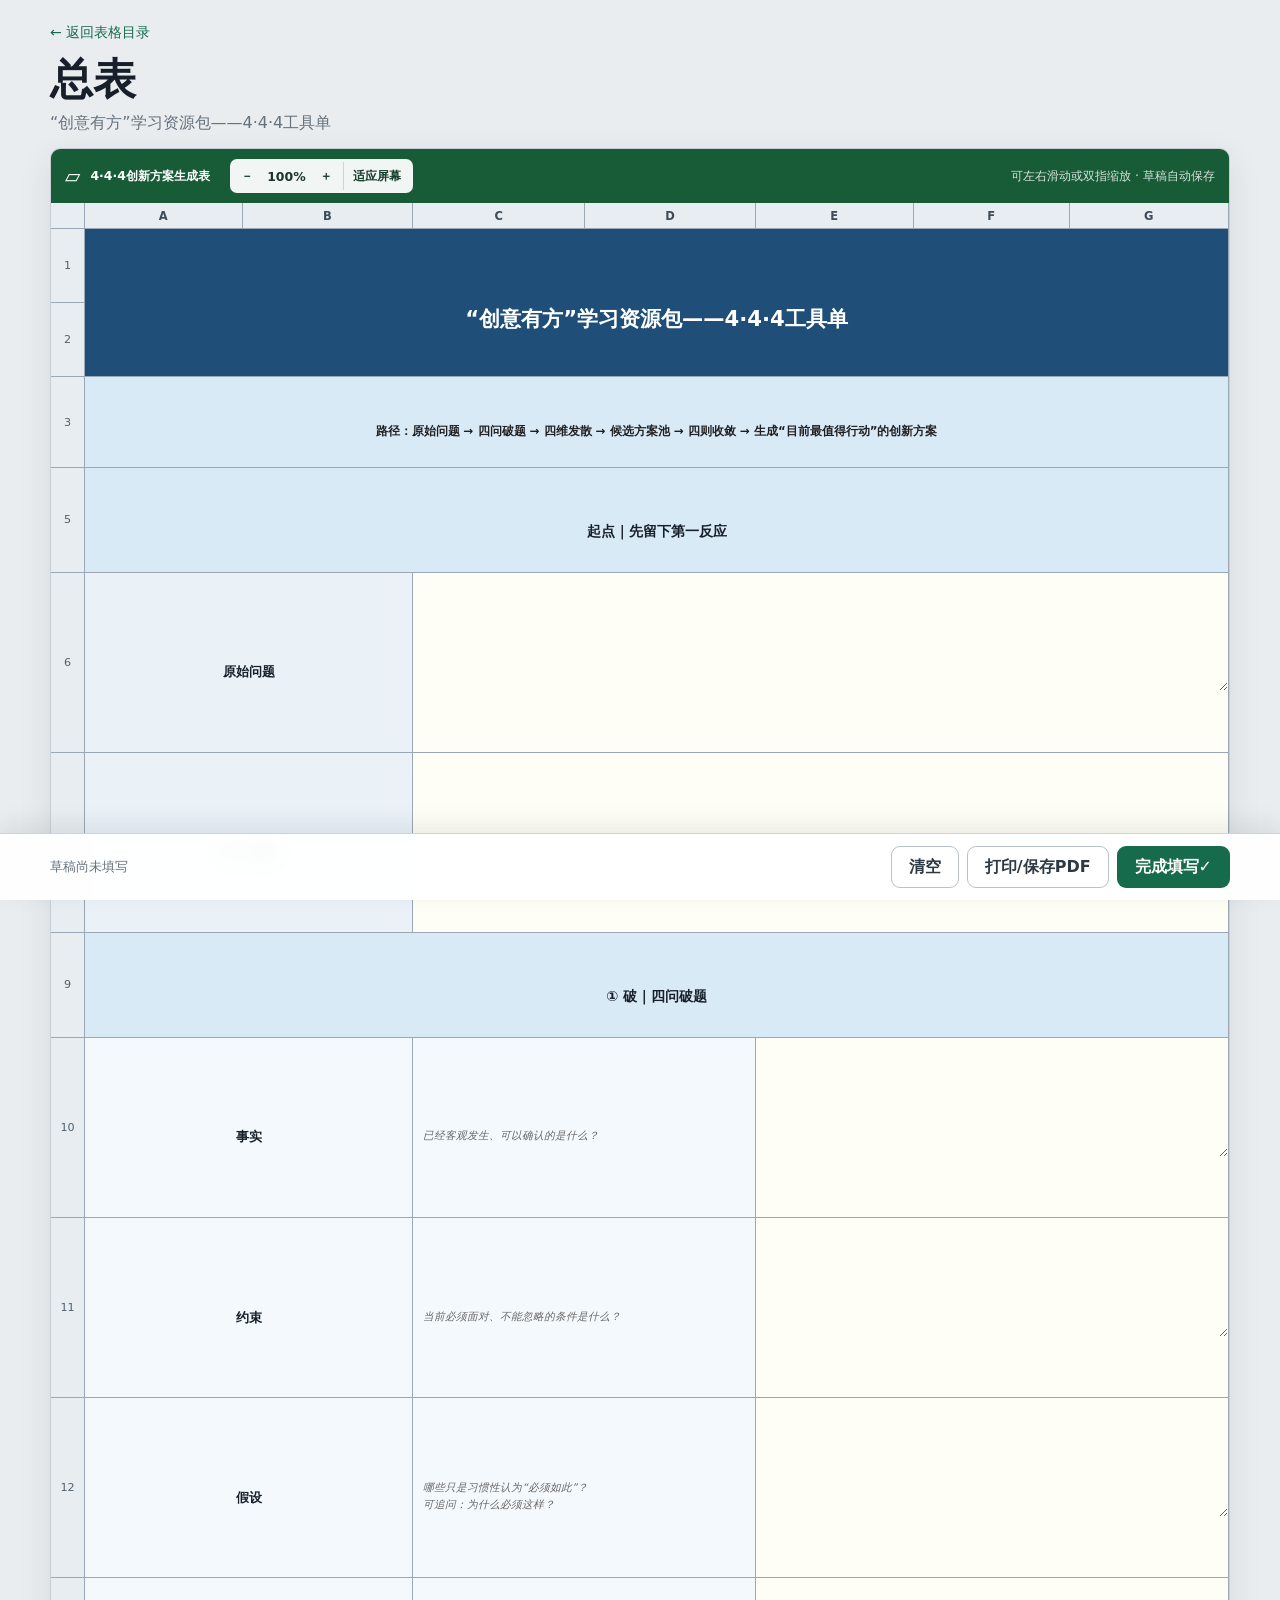
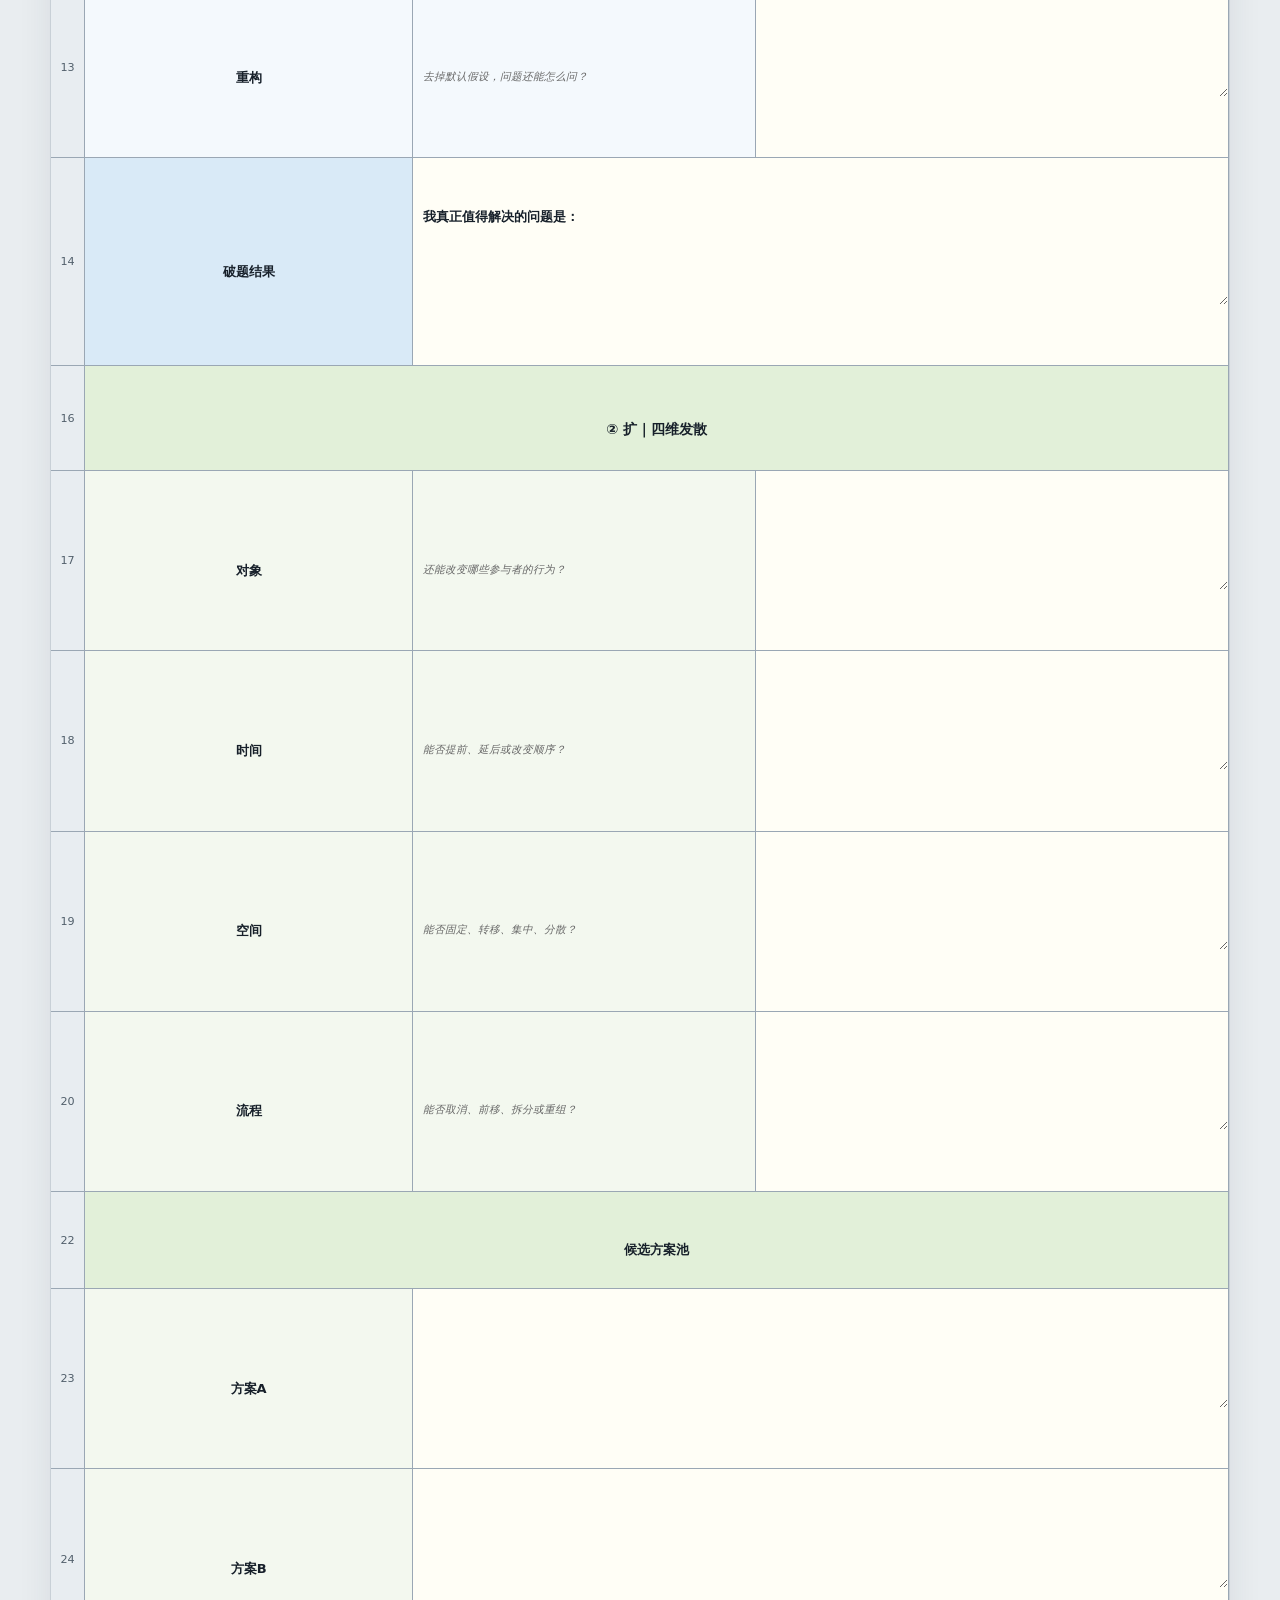
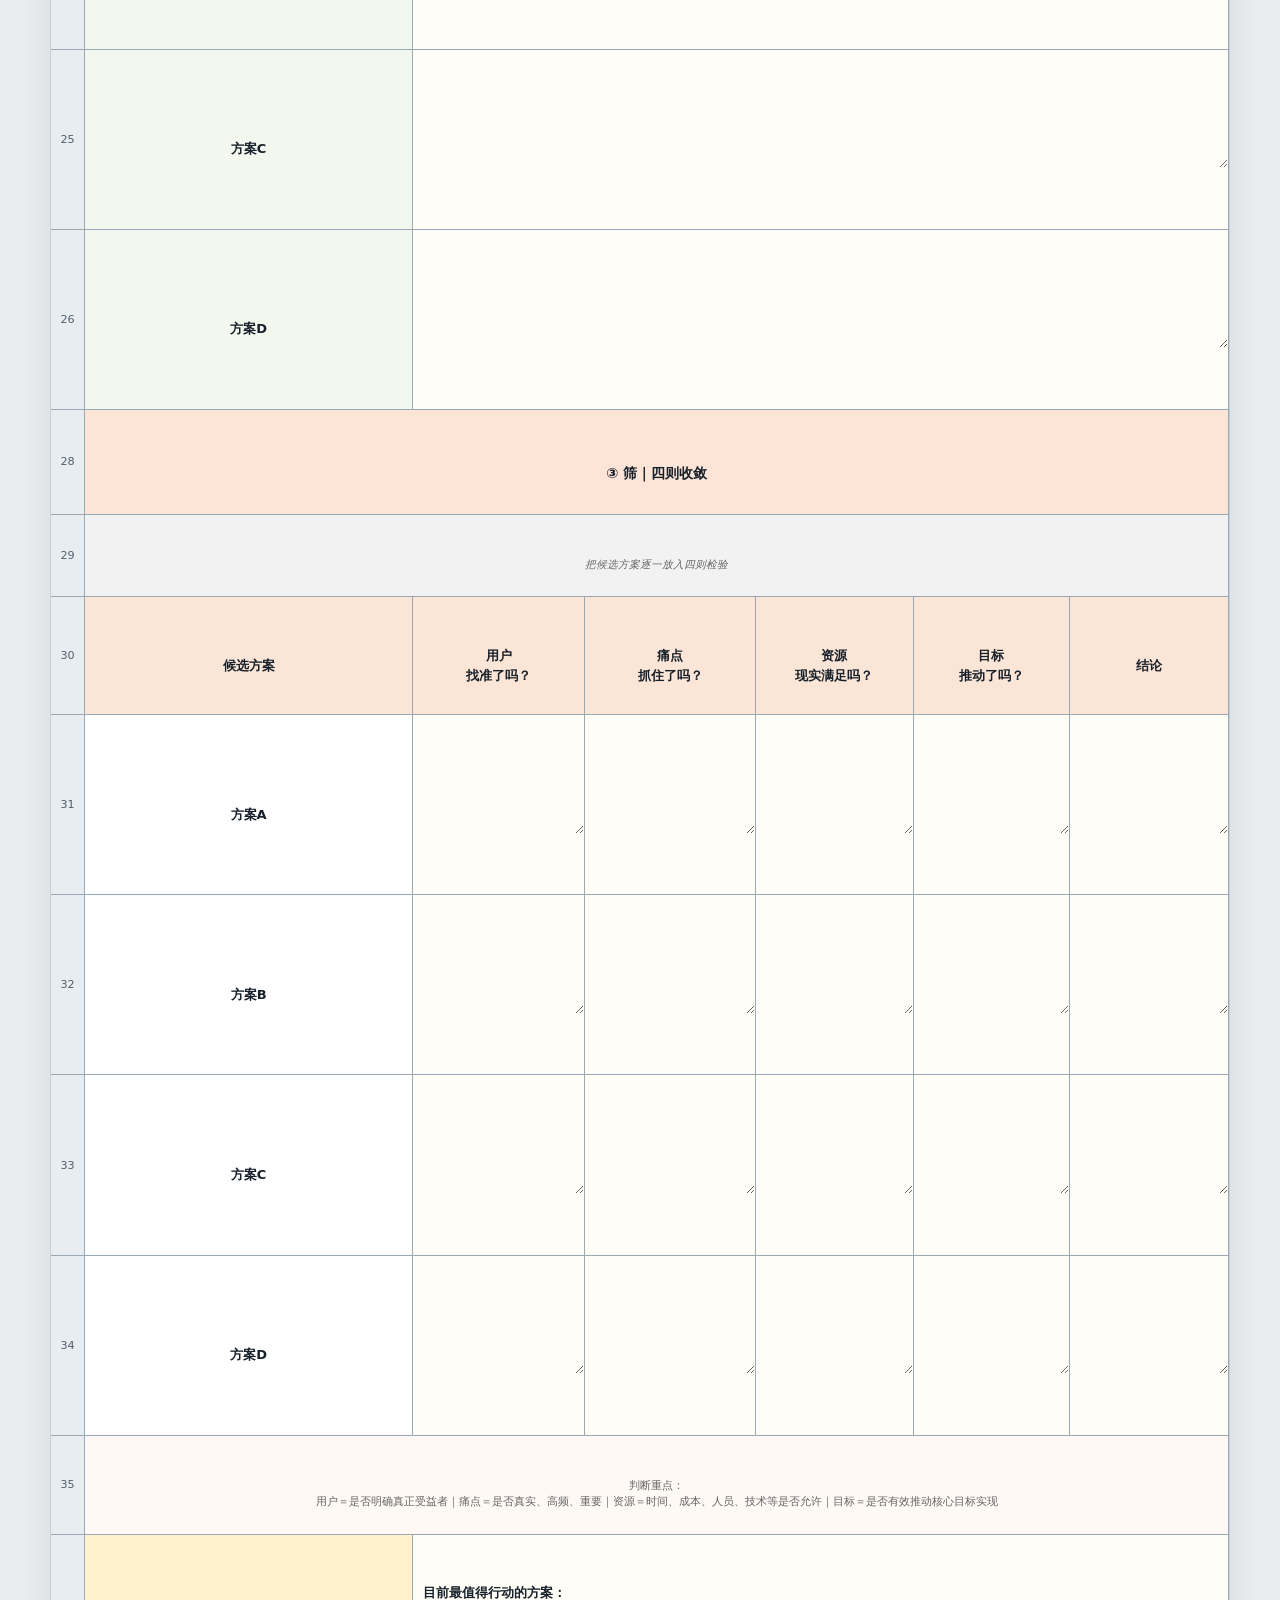
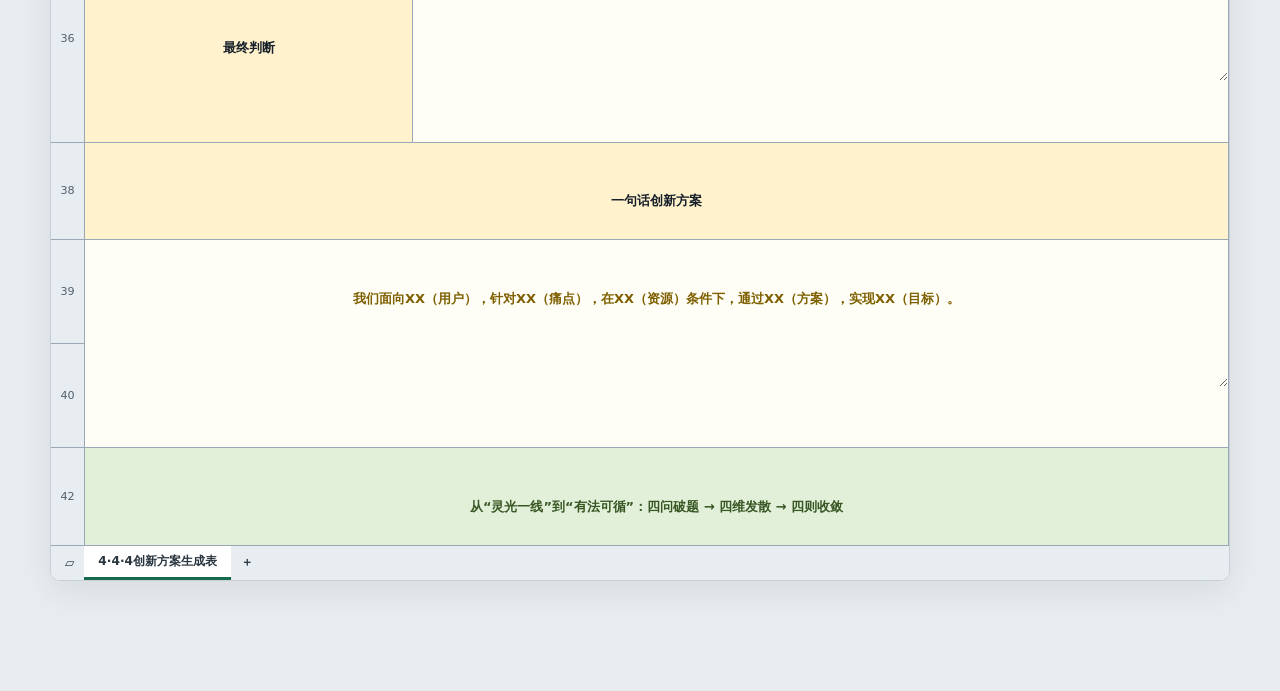
<file: docs/master/index.html>
<!doctype html>
<html lang="zh-CN">
<head>
  <meta charset="utf-8">
  <meta name="viewport" content="width=device-width, initial-scale=1, maximum-scale=5, user-scalable=yes, viewport-fit=cover">
  <meta name="theme-color" content="#f2f4f6">
  
  <meta http-equiv="Content-Security-Policy" content="default-src 'self' data:; connect-src 'none'; form-action 'none'; object-src 'none'; base-uri 'none'; style-src 'self' 'unsafe-inline'; script-src 'self'">
  
  <title>总表｜独立填写</title>
  <link rel="stylesheet" href="../assets/app.css?v=20260912-landscape">
</head>
<body class="sheet-page" data-mode="static" data-slug="master" data-submit-url="">
  <main class="sheet-app">
    <header class="sheet-page-header">
      <div>
        <a class="back-link" href="../index.html">← 返回表格目录</a>
        <h1>总表</h1>
        <p>“创意有方”学习资源包——4·4·4工具单</p>
      </div>
    </header>

    <form id="sheetForm" novalidate>
      <section class="workbook" aria-label="“创意有方”学习资源包——4·4·4工具单 Excel 工作表">
        <div class="workbook-bar">
          <span class="workbook-icon" aria-hidden="true">▱</span>
          <strong>4·4·4创新方案生成表</strong>
          <div class="zoom-controls" role="group" aria-label="表格缩放">
            <button id="zoomOutButton" type="button" aria-label="缩小表格">－</button>
            <output id="zoomLevel" aria-live="polite">100%</output>
            <button id="zoomInButton" type="button" aria-label="放大表格">＋</button>
            <button id="fitButton" class="fit-button" type="button">适应屏幕</button>
          </div>
          <span class="workbook-hint">可左右滑动或双指缩放 · 草稿自动保存</span>
        </div>
        <div class="sheet-scroll">
          <table class="excel-grid">
            <colgroup>
              <col class="row-number-column">
              <col style="width:13.771%"><col style="width:14.9186%"><col style="width:15.0451%"><col style="width:14.9186%"><col style="width:13.7795%"><col style="width:13.6444%"><col style="width:13.9229%">
            </colgroup>
            <thead>
              <tr>
                <th class="sheet-corner" aria-hidden="true"></th>
                <th scope="col">A</th><th scope="col">B</th><th scope="col">C</th><th scope="col">D</th><th scope="col">E</th><th scope="col">F</th><th scope="col">G</th>
              </tr>
            </thead>
            <tbody>
              
              <tr style="height:36.0px">
                <th class="row-number" scope="row">1</th>
                
                <td
                  class="static-cell"
                  rowspan="2"
                  colspan="7"
                  style="background-color:#1F4E78;color:#FFFFFF;font-weight:700;font-size:21.2px;text-align:center;vertical-align:center"
                  data-coordinate="A1"
                >
                  
                    <span class="cell-text">“创意有方”学习资源包——4·4·4工具单</span>
                  
                </td>
                
              </tr>
              
              <tr style="height:36.0px">
                <th class="row-number" scope="row">2</th>
                
              </tr>
              
              <tr style="height:34.7px">
                <th class="row-number" scope="row">3</th>
                
                <td
                  class="static-cell"
                  
                  colspan="7"
                  style="background-color:#D9EAF7;color:#1F1F1F;font-weight:700;font-size:11.8px;text-align:center;vertical-align:center"
                  data-coordinate="A3"
                >
                  
                    <span class="cell-text">路径：原始问题 → 四问破题 → 四维发散 → 候选方案池 → 四则收敛 → 生成“目前最值得行动”的创新方案</span>
                  
                </td>
                
              </tr>
              
              <tr style="height:37.3px">
                <th class="row-number" scope="row">5</th>
                
                <td
                  class="static-cell"
                  
                  colspan="7"
                  style="background-color:#D9EAF7;font-weight:700;font-size:14.2px;text-align:center;vertical-align:center"
                  data-coordinate="A5"
                >
                  
                    <span class="cell-text">起点｜先留下第一反应</span>
                  
                </td>
                
              </tr>
              
              <tr style="height:37.3px">
                <th class="row-number" scope="row">6</th>
                
                <td
                  class="static-cell"
                  
                  colspan="2"
                  style="background-color:#EAF2F8;font-weight:700;font-size:13.0px;text-align:center;vertical-align:center"
                  data-coordinate="A6"
                >
                  
                    <span class="cell-text">原始问题</span>
                  
                </td>
                
                <td
                  class="field-cell"
                  
                  colspan="5"
                  style="font-size:13.0px;vertical-align:center"
                  data-coordinate="C6"
                >
                  
                    
                    <textarea
                      name="original_problem"
                      aria-label="原始问题"
                      maxlength="1200"
                      required
                    ></textarea>
                    <small class="field-error" data-error-for="original_problem"></small>
                  
                </td>
                
              </tr>
              
              <tr style="height:37.3px">
                <th class="row-number" scope="row">7</th>
                
                <td
                  class="static-cell"
                  
                  colspan="2"
                  style="background-color:#EAF2F8;font-weight:700;font-size:13.0px;text-align:center;vertical-align:center"
                  data-coordinate="A7"
                >
                  
                    <span class="cell-text">第一答案</span>
                  
                </td>
                
                <td
                  class="field-cell"
                  
                  colspan="5"
                  style="font-size:13.0px;vertical-align:center"
                  data-coordinate="C7"
                >
                  
                    
                    <textarea
                      name="first_answer"
                      aria-label="第一答案"
                      maxlength="1200"
                      required
                    ></textarea>
                    <small class="field-error" data-error-for="first_answer"></small>
                  
                </td>
                
              </tr>
              
              <tr style="height:37.3px">
                <th class="row-number" scope="row">9</th>
                
                <td
                  class="static-cell"
                  
                  colspan="7"
                  style="background-color:#D9EAF7;font-weight:700;font-size:14.2px;text-align:center;vertical-align:center"
                  data-coordinate="A9"
                >
                  
                    <span class="cell-text">① 破｜四问破题</span>
                  
                </td>
                
              </tr>
              
              <tr style="height:45.3px">
                <th class="row-number" scope="row">10</th>
                
                <td
                  class="static-cell"
                  
                  colspan="2"
                  style="background-color:#F4F9FD;font-weight:700;font-size:13.0px;text-align:center;vertical-align:center"
                  data-coordinate="A10"
                >
                  
                    <span class="cell-text">事实</span>
                  
                </td>
                
                <td
                  class="static-cell"
                  
                  colspan="2"
                  style="background-color:#F4F9FD;color:#666666;font-style:italic;font-size:10.6px;vertical-align:center"
                  data-coordinate="C10"
                >
                  
                    <span class="cell-text">已经客观发生、可以确认的是什么？</span>
                  
                </td>
                
                <td
                  class="field-cell"
                  
                  colspan="3"
                  style="font-size:13.0px;vertical-align:center"
                  data-coordinate="E10"
                >
                  
                    
                    <textarea
                      name="fact"
                      aria-label="事实"
                      maxlength="1200"
                      required
                    ></textarea>
                    <small class="field-error" data-error-for="fact"></small>
                  
                </td>
                
              </tr>
              
              <tr style="height:45.3px">
                <th class="row-number" scope="row">11</th>
                
                <td
                  class="static-cell"
                  
                  colspan="2"
                  style="background-color:#F4F9FD;font-weight:700;font-size:13.0px;text-align:center;vertical-align:center"
                  data-coordinate="A11"
                >
                  
                    <span class="cell-text">约束</span>
                  
                </td>
                
                <td
                  class="static-cell"
                  
                  colspan="2"
                  style="background-color:#F4F9FD;color:#666666;font-style:italic;font-size:10.6px;vertical-align:center"
                  data-coordinate="C11"
                >
                  
                    <span class="cell-text">当前必须面对、不能忽略的条件是什么？</span>
                  
                </td>
                
                <td
                  class="field-cell"
                  
                  colspan="3"
                  style="font-size:13.0px;vertical-align:center"
                  data-coordinate="E11"
                >
                  
                    
                    <textarea
                      name="constraint"
                      aria-label="约束"
                      maxlength="1200"
                      required
                    ></textarea>
                    <small class="field-error" data-error-for="constraint"></small>
                  
                </td>
                
              </tr>
              
              <tr style="height:46.7px">
                <th class="row-number" scope="row">12</th>
                
                <td
                  class="static-cell"
                  
                  colspan="2"
                  style="background-color:#F4F9FD;font-weight:700;font-size:13.0px;text-align:center;vertical-align:center"
                  data-coordinate="A12"
                >
                  
                    <span class="cell-text">假设</span>
                  
                </td>
                
                <td
                  class="static-cell"
                  
                  colspan="2"
                  style="background-color:#F4F9FD;color:#666666;font-style:italic;font-size:10.6px;vertical-align:center"
                  data-coordinate="C12"
                >
                  
                    <span class="cell-text">哪些只是习惯性认为“必须如此”？
可追问：为什么必须这样？</span>
                  
                </td>
                
                <td
                  class="field-cell"
                  
                  colspan="3"
                  style="font-size:13.0px;vertical-align:center"
                  data-coordinate="E12"
                >
                  
                    
                    <textarea
                      name="assumption"
                      aria-label="假设"
                      maxlength="1200"
                      required
                    ></textarea>
                    <small class="field-error" data-error-for="assumption"></small>
                  
                </td>
                
              </tr>
              
              <tr style="height:45.3px">
                <th class="row-number" scope="row">13</th>
                
                <td
                  class="static-cell"
                  
                  colspan="2"
                  style="background-color:#F4F9FD;font-weight:700;font-size:13.0px;text-align:center;vertical-align:center"
                  data-coordinate="A13"
                >
                  
                    <span class="cell-text">重构</span>
                  
                </td>
                
                <td
                  class="static-cell"
                  
                  colspan="2"
                  style="background-color:#F4F9FD;color:#666666;font-style:italic;font-size:10.6px;vertical-align:center"
                  data-coordinate="C13"
                >
                  
                    <span class="cell-text">去掉默认假设，问题还能怎么问？</span>
                  
                </td>
                
                <td
                  class="field-cell"
                  
                  colspan="3"
                  style="font-size:13.0px;vertical-align:center"
                  data-coordinate="E13"
                >
                  
                    
                    <textarea
                      name="reframe"
                      aria-label="重构"
                      maxlength="1200"
                      required
                    ></textarea>
                    <small class="field-error" data-error-for="reframe"></small>
                  
                </td>
                
              </tr>
              
              <tr style="height:46.7px">
                <th class="row-number" scope="row">14</th>
                
                <td
                  class="static-cell"
                  
                  colspan="2"
                  style="background-color:#D9EAF7;font-weight:700;font-size:13.0px;text-align:center;vertical-align:center"
                  data-coordinate="A14"
                >
                  
                    <span class="cell-text">破题结果</span>
                  
                </td>
                
                <td
                  class="field-cell"
                  
                  colspan="5"
                  style="font-size:13.0px;vertical-align:center"
                  data-coordinate="C14"
                >
                  
                    <span class="cell-prefix">我真正值得解决的问题是：</span>
                    <textarea
                      name="result"
                      aria-label="破题结果"
                      maxlength="1600"
                      required
                    ></textarea>
                    <small class="field-error" data-error-for="result"></small>
                  
                </td>
                
              </tr>
              
              <tr style="height:37.3px">
                <th class="row-number" scope="row">16</th>
                
                <td
                  class="static-cell"
                  
                  colspan="7"
                  style="background-color:#E2F0D9;font-weight:700;font-size:14.2px;text-align:center;vertical-align:center"
                  data-coordinate="A16"
                >
                  
                    <span class="cell-text">② 扩｜四维发散</span>
                  
                </td>
                
              </tr>
              
              <tr style="height:45.3px">
                <th class="row-number" scope="row">17</th>
                
                <td
                  class="static-cell"
                  
                  colspan="2"
                  style="background-color:#F3F8EF;font-weight:700;font-size:13.0px;text-align:center;vertical-align:center"
                  data-coordinate="A17"
                >
                  
                    <span class="cell-text">对象</span>
                  
                </td>
                
                <td
                  class="static-cell"
                  
                  colspan="2"
                  style="background-color:#F3F8EF;color:#666666;font-style:italic;font-size:10.6px;vertical-align:center"
                  data-coordinate="C17"
                >
                  
                    <span class="cell-text">还能改变哪些参与者的行为？</span>
                  
                </td>
                
                <td
                  class="field-cell"
                  
                  colspan="3"
                  style="font-size:13.0px;vertical-align:center"
                  data-coordinate="E17"
                >
                  
                    
                    <textarea
                      name="dimension_object"
                      aria-label="对象维度"
                      maxlength="1200"
                      required
                    ></textarea>
                    <small class="field-error" data-error-for="dimension_object"></small>
                  
                </td>
                
              </tr>
              
              <tr style="height:45.3px">
                <th class="row-number" scope="row">18</th>
                
                <td
                  class="static-cell"
                  
                  colspan="2"
                  style="background-color:#F3F8EF;font-weight:700;font-size:13.0px;text-align:center;vertical-align:center"
                  data-coordinate="A18"
                >
                  
                    <span class="cell-text">时间</span>
                  
                </td>
                
                <td
                  class="static-cell"
                  
                  colspan="2"
                  style="background-color:#F3F8EF;color:#666666;font-style:italic;font-size:10.6px;vertical-align:center"
                  data-coordinate="C18"
                >
                  
                    <span class="cell-text">能否提前、延后或改变顺序？</span>
                  
                </td>
                
                <td
                  class="field-cell"
                  
                  colspan="3"
                  style="font-size:13.0px;vertical-align:center"
                  data-coordinate="E18"
                >
                  
                    
                    <textarea
                      name="dimension_time"
                      aria-label="时间维度"
                      maxlength="1200"
                      required
                    ></textarea>
                    <small class="field-error" data-error-for="dimension_time"></small>
                  
                </td>
                
              </tr>
              
              <tr style="height:45.3px">
                <th class="row-number" scope="row">19</th>
                
                <td
                  class="static-cell"
                  
                  colspan="2"
                  style="background-color:#F3F8EF;font-weight:700;font-size:13.0px;text-align:center;vertical-align:center"
                  data-coordinate="A19"
                >
                  
                    <span class="cell-text">空间</span>
                  
                </td>
                
                <td
                  class="static-cell"
                  
                  colspan="2"
                  style="background-color:#F3F8EF;color:#666666;font-style:italic;font-size:10.6px;vertical-align:center"
                  data-coordinate="C19"
                >
                  
                    <span class="cell-text">能否固定、转移、集中、分散？</span>
                  
                </td>
                
                <td
                  class="field-cell"
                  
                  colspan="3"
                  style="font-size:13.0px;vertical-align:center"
                  data-coordinate="E19"
                >
                  
                    
                    <textarea
                      name="dimension_space"
                      aria-label="空间维度"
                      maxlength="1200"
                      required
                    ></textarea>
                    <small class="field-error" data-error-for="dimension_space"></small>
                  
                </td>
                
              </tr>
              
              <tr style="height:45.3px">
                <th class="row-number" scope="row">20</th>
                
                <td
                  class="static-cell"
                  
                  colspan="2"
                  style="background-color:#F3F8EF;font-weight:700;font-size:13.0px;text-align:center;vertical-align:center"
                  data-coordinate="A20"
                >
                  
                    <span class="cell-text">流程</span>
                  
                </td>
                
                <td
                  class="static-cell"
                  
                  colspan="2"
                  style="background-color:#F3F8EF;color:#666666;font-style:italic;font-size:10.6px;vertical-align:center"
                  data-coordinate="C20"
                >
                  
                    <span class="cell-text">能否取消、前移、拆分或重组？</span>
                  
                </td>
                
                <td
                  class="field-cell"
                  
                  colspan="3"
                  style="font-size:13.0px;vertical-align:center"
                  data-coordinate="E20"
                >
                  
                    
                    <textarea
                      name="dimension_process"
                      aria-label="流程维度"
                      maxlength="1200"
                      required
                    ></textarea>
                    <small class="field-error" data-error-for="dimension_process"></small>
                  
                </td>
                
              </tr>
              
              <tr style="height:37.3px">
                <th class="row-number" scope="row">22</th>
                
                <td
                  class="static-cell"
                  
                  colspan="7"
                  style="background-color:#E2F0D9;font-weight:700;font-size:13.0px;text-align:center;vertical-align:center"
                  data-coordinate="A22"
                >
                  
                    <span class="cell-text">候选方案池</span>
                  
                </td>
                
              </tr>
              
              <tr style="height:40.0px">
                <th class="row-number" scope="row">23</th>
                
                <td
                  class="static-cell"
                  
                  colspan="2"
                  style="background-color:#F3F8EF;font-weight:700;font-size:13.0px;text-align:center;vertical-align:center"
                  data-coordinate="A23"
                >
                  
                    <span class="cell-text">方案A</span>
                  
                </td>
                
                <td
                  class="field-cell"
                  
                  colspan="5"
                  style="font-size:13.0px;vertical-align:center"
                  data-coordinate="C23"
                >
                  
                    
                    <textarea
                      name="candidate_a"
                      aria-label="候选方案A"
                      maxlength="1200"
                      required
                    ></textarea>
                    <small class="field-error" data-error-for="candidate_a"></small>
                  
                </td>
                
              </tr>
              
              <tr style="height:40.0px">
                <th class="row-number" scope="row">24</th>
                
                <td
                  class="static-cell"
                  
                  colspan="2"
                  style="background-color:#F3F8EF;font-weight:700;font-size:13.0px;text-align:center;vertical-align:center"
                  data-coordinate="A24"
                >
                  
                    <span class="cell-text">方案B</span>
                  
                </td>
                
                <td
                  class="field-cell"
                  
                  colspan="5"
                  style="font-size:13.0px;vertical-align:center"
                  data-coordinate="C24"
                >
                  
                    
                    <textarea
                      name="candidate_b"
                      aria-label="候选方案B"
                      maxlength="1200"
                      required
                    ></textarea>
                    <small class="field-error" data-error-for="candidate_b"></small>
                  
                </td>
                
              </tr>
              
              <tr style="height:40.0px">
                <th class="row-number" scope="row">25</th>
                
                <td
                  class="static-cell"
                  
                  colspan="2"
                  style="background-color:#F3F8EF;font-weight:700;font-size:13.0px;text-align:center;vertical-align:center"
                  data-coordinate="A25"
                >
                  
                    <span class="cell-text">方案C</span>
                  
                </td>
                
                <td
                  class="field-cell"
                  
                  colspan="5"
                  style="font-size:13.0px;vertical-align:center"
                  data-coordinate="C25"
                >
                  
                    
                    <textarea
                      name="candidate_c"
                      aria-label="候选方案C"
                      maxlength="1200"
                      required
                    ></textarea>
                    <small class="field-error" data-error-for="candidate_c"></small>
                  
                </td>
                
              </tr>
              
              <tr style="height:40.0px">
                <th class="row-number" scope="row">26</th>
                
                <td
                  class="static-cell"
                  
                  colspan="2"
                  style="background-color:#F3F8EF;font-weight:700;font-size:13.0px;text-align:center;vertical-align:center"
                  data-coordinate="A26"
                >
                  
                    <span class="cell-text">方案D</span>
                  
                </td>
                
                <td
                  class="field-cell"
                  
                  colspan="5"
                  style="font-size:13.0px;vertical-align:center"
                  data-coordinate="C26"
                >
                  
                    
                    <textarea
                      name="candidate_d"
                      aria-label="候选方案D"
                      maxlength="1200"
                      required
                    ></textarea>
                    <small class="field-error" data-error-for="candidate_d"></small>
                  
                </td>
                
              </tr>
              
              <tr style="height:37.3px">
                <th class="row-number" scope="row">28</th>
                
                <td
                  class="static-cell"
                  
                  colspan="7"
                  style="background-color:#FCE4D6;font-weight:700;font-size:14.2px;text-align:center;vertical-align:center"
                  data-coordinate="A28"
                >
                  
                    <span class="cell-text">③ 筛｜四则收敛</span>
                  
                </td>
                
              </tr>
              
              <tr style="height:45.3px">
                <th class="row-number" scope="row">29</th>
                
                <td
                  class="static-cell"
                  
                  colspan="7"
                  style="background-color:#F2F2F2;color:#666666;font-style:italic;font-size:10.6px;text-align:center;vertical-align:center"
                  data-coordinate="A29"
                >
                  
                    <span class="cell-text">把候选方案逐一放入四则检验</span>
                  
                </td>
                
              </tr>
              
              <tr style="height:58.7px">
                <th class="row-number" scope="row">30</th>
                
                <td
                  class="static-cell"
                  
                  colspan="2"
                  style="background-color:#FBE5D6;font-weight:700;font-size:13.0px;text-align:center;vertical-align:center"
                  data-coordinate="A30"
                >
                  
                    <span class="cell-text">候选方案</span>
                  
                </td>
                
                <td
                  class="static-cell"
                  
                  
                  style="background-color:#FBE5D6;font-weight:700;font-size:13.0px;text-align:center;vertical-align:center"
                  data-coordinate="C30"
                >
                  
                    <span class="cell-text">用户
找准了吗？</span>
                  
                </td>
                
                <td
                  class="static-cell"
                  
                  
                  style="background-color:#FBE5D6;font-weight:700;font-size:13.0px;text-align:center;vertical-align:center"
                  data-coordinate="D30"
                >
                  
                    <span class="cell-text">痛点
抓住了吗？</span>
                  
                </td>
                
                <td
                  class="static-cell"
                  
                  
                  style="background-color:#FBE5D6;font-weight:700;font-size:13.0px;text-align:center;vertical-align:center"
                  data-coordinate="E30"
                >
                  
                    <span class="cell-text">资源
现实满足吗？</span>
                  
                </td>
                
                <td
                  class="static-cell"
                  
                  
                  style="background-color:#FBE5D6;font-weight:700;font-size:13.0px;text-align:center;vertical-align:center"
                  data-coordinate="F30"
                >
                  
                    <span class="cell-text">目标
推动了吗？</span>
                  
                </td>
                
                <td
                  class="static-cell"
                  
                  
                  style="background-color:#FBE5D6;font-weight:700;font-size:13.0px;text-align:center;vertical-align:center"
                  data-coordinate="G30"
                >
                  
                    <span class="cell-text">结论</span>
                  
                </td>
                
              </tr>
              
              <tr style="height:40.0px">
                <th class="row-number" scope="row">31</th>
                
                <td
                  class="derived-cell"
                  
                  colspan="2"
                  style="font-size:13.0px;text-align:center;vertical-align:center"
                  data-coordinate="A31"
                >
                  
                    <span class="derived-value" data-derived-from="candidate_a" data-fallback="方案A">方案A</span>
                  
                </td>
                
                <td
                  class="field-cell"
                  
                  
                  style="font-size:13.0px;text-align:center;vertical-align:center"
                  data-coordinate="C31"
                >
                  
                    
                    <textarea
                      name="filter_a_user"
                      aria-label="方案A－用户"
                      maxlength="600"
                      required
                    ></textarea>
                    <small class="field-error" data-error-for="filter_a_user"></small>
                  
                </td>
                
                <td
                  class="field-cell"
                  
                  
                  style="font-size:13.0px;text-align:center;vertical-align:center"
                  data-coordinate="D31"
                >
                  
                    
                    <textarea
                      name="filter_a_pain"
                      aria-label="方案A－痛点"
                      maxlength="600"
                      required
                    ></textarea>
                    <small class="field-error" data-error-for="filter_a_pain"></small>
                  
                </td>
                
                <td
                  class="field-cell"
                  
                  
                  style="font-size:13.0px;text-align:center;vertical-align:center"
                  data-coordinate="E31"
                >
                  
                    
                    <textarea
                      name="filter_a_resource"
                      aria-label="方案A－资源"
                      maxlength="600"
                      required
                    ></textarea>
                    <small class="field-error" data-error-for="filter_a_resource"></small>
                  
                </td>
                
                <td
                  class="field-cell"
                  
                  
                  style="font-size:13.0px;text-align:center;vertical-align:center"
                  data-coordinate="F31"
                >
                  
                    
                    <textarea
                      name="filter_a_goal"
                      aria-label="方案A－目标"
                      maxlength="600"
                      required
                    ></textarea>
                    <small class="field-error" data-error-for="filter_a_goal"></small>
                  
                </td>
                
                <td
                  class="field-cell"
                  
                  
                  style="font-size:13.0px;text-align:center;vertical-align:center"
                  data-coordinate="G31"
                >
                  
                    
                    <textarea
                      name="filter_a_conclusion"
                      aria-label="方案A－结论"
                      maxlength="600"
                      required
                    ></textarea>
                    <small class="field-error" data-error-for="filter_a_conclusion"></small>
                  
                </td>
                
              </tr>
              
              <tr style="height:40.0px">
                <th class="row-number" scope="row">32</th>
                
                <td
                  class="derived-cell"
                  
                  colspan="2"
                  style="font-size:13.0px;text-align:center;vertical-align:center"
                  data-coordinate="A32"
                >
                  
                    <span class="derived-value" data-derived-from="candidate_b" data-fallback="方案B">方案B</span>
                  
                </td>
                
                <td
                  class="field-cell"
                  
                  
                  style="font-size:13.0px;text-align:center;vertical-align:center"
                  data-coordinate="C32"
                >
                  
                    
                    <textarea
                      name="filter_b_user"
                      aria-label="方案B－用户"
                      maxlength="600"
                      required
                    ></textarea>
                    <small class="field-error" data-error-for="filter_b_user"></small>
                  
                </td>
                
                <td
                  class="field-cell"
                  
                  
                  style="font-size:13.0px;text-align:center;vertical-align:center"
                  data-coordinate="D32"
                >
                  
                    
                    <textarea
                      name="filter_b_pain"
                      aria-label="方案B－痛点"
                      maxlength="600"
                      required
                    ></textarea>
                    <small class="field-error" data-error-for="filter_b_pain"></small>
                  
                </td>
                
                <td
                  class="field-cell"
                  
                  
                  style="font-size:13.0px;text-align:center;vertical-align:center"
                  data-coordinate="E32"
                >
                  
                    
                    <textarea
                      name="filter_b_resource"
                      aria-label="方案B－资源"
                      maxlength="600"
                      required
                    ></textarea>
                    <small class="field-error" data-error-for="filter_b_resource"></small>
                  
                </td>
                
                <td
                  class="field-cell"
                  
                  
                  style="font-size:13.0px;text-align:center;vertical-align:center"
                  data-coordinate="F32"
                >
                  
                    
                    <textarea
                      name="filter_b_goal"
                      aria-label="方案B－目标"
                      maxlength="600"
                      required
                    ></textarea>
                    <small class="field-error" data-error-for="filter_b_goal"></small>
                  
                </td>
                
                <td
                  class="field-cell"
                  
                  
                  style="font-size:13.0px;text-align:center;vertical-align:center"
                  data-coordinate="G32"
                >
                  
                    
                    <textarea
                      name="filter_b_conclusion"
                      aria-label="方案B－结论"
                      maxlength="600"
                      required
                    ></textarea>
                    <small class="field-error" data-error-for="filter_b_conclusion"></small>
                  
                </td>
                
              </tr>
              
              <tr style="height:40.0px">
                <th class="row-number" scope="row">33</th>
                
                <td
                  class="derived-cell"
                  
                  colspan="2"
                  style="font-size:13.0px;text-align:center;vertical-align:center"
                  data-coordinate="A33"
                >
                  
                    <span class="derived-value" data-derived-from="candidate_c" data-fallback="方案C">方案C</span>
                  
                </td>
                
                <td
                  class="field-cell"
                  
                  
                  style="font-size:13.0px;text-align:center;vertical-align:center"
                  data-coordinate="C33"
                >
                  
                    
                    <textarea
                      name="filter_c_user"
                      aria-label="方案C－用户"
                      maxlength="600"
                      required
                    ></textarea>
                    <small class="field-error" data-error-for="filter_c_user"></small>
                  
                </td>
                
                <td
                  class="field-cell"
                  
                  
                  style="font-size:13.0px;text-align:center;vertical-align:center"
                  data-coordinate="D33"
                >
                  
                    
                    <textarea
                      name="filter_c_pain"
                      aria-label="方案C－痛点"
                      maxlength="600"
                      required
                    ></textarea>
                    <small class="field-error" data-error-for="filter_c_pain"></small>
                  
                </td>
                
                <td
                  class="field-cell"
                  
                  
                  style="font-size:13.0px;text-align:center;vertical-align:center"
                  data-coordinate="E33"
                >
                  
                    
                    <textarea
                      name="filter_c_resource"
                      aria-label="方案C－资源"
                      maxlength="600"
                      required
                    ></textarea>
                    <small class="field-error" data-error-for="filter_c_resource"></small>
                  
                </td>
                
                <td
                  class="field-cell"
                  
                  
                  style="font-size:13.0px;text-align:center;vertical-align:center"
                  data-coordinate="F33"
                >
                  
                    
                    <textarea
                      name="filter_c_goal"
                      aria-label="方案C－目标"
                      maxlength="600"
                      required
                    ></textarea>
                    <small class="field-error" data-error-for="filter_c_goal"></small>
                  
                </td>
                
                <td
                  class="field-cell"
                  
                  
                  style="font-size:13.0px;text-align:center;vertical-align:center"
                  data-coordinate="G33"
                >
                  
                    
                    <textarea
                      name="filter_c_conclusion"
                      aria-label="方案C－结论"
                      maxlength="600"
                      required
                    ></textarea>
                    <small class="field-error" data-error-for="filter_c_conclusion"></small>
                  
                </td>
                
              </tr>
              
              <tr style="height:40.0px">
                <th class="row-number" scope="row">34</th>
                
                <td
                  class="derived-cell"
                  
                  colspan="2"
                  style="font-size:13.0px;text-align:center;vertical-align:center"
                  data-coordinate="A34"
                >
                  
                    <span class="derived-value" data-derived-from="candidate_d" data-fallback="方案D">方案D</span>
                  
                </td>
                
                <td
                  class="field-cell"
                  
                  
                  style="font-size:13.0px;text-align:center;vertical-align:center"
                  data-coordinate="C34"
                >
                  
                    
                    <textarea
                      name="filter_d_user"
                      aria-label="方案D－用户"
                      maxlength="600"
                      required
                    ></textarea>
                    <small class="field-error" data-error-for="filter_d_user"></small>
                  
                </td>
                
                <td
                  class="field-cell"
                  
                  
                  style="font-size:13.0px;text-align:center;vertical-align:center"
                  data-coordinate="D34"
                >
                  
                    
                    <textarea
                      name="filter_d_pain"
                      aria-label="方案D－痛点"
                      maxlength="600"
                      required
                    ></textarea>
                    <small class="field-error" data-error-for="filter_d_pain"></small>
                  
                </td>
                
                <td
                  class="field-cell"
                  
                  
                  style="font-size:13.0px;text-align:center;vertical-align:center"
                  data-coordinate="E34"
                >
                  
                    
                    <textarea
                      name="filter_d_resource"
                      aria-label="方案D－资源"
                      maxlength="600"
                      required
                    ></textarea>
                    <small class="field-error" data-error-for="filter_d_resource"></small>
                  
                </td>
                
                <td
                  class="field-cell"
                  
                  
                  style="font-size:13.0px;text-align:center;vertical-align:center"
                  data-coordinate="F34"
                >
                  
                    
                    <textarea
                      name="filter_d_goal"
                      aria-label="方案D－目标"
                      maxlength="600"
                      required
                    ></textarea>
                    <small class="field-error" data-error-for="filter_d_goal"></small>
                  
                </td>
                
                <td
                  class="field-cell"
                  
                  
                  style="font-size:13.0px;text-align:center;vertical-align:center"
                  data-coordinate="G34"
                >
                  
                    
                    <textarea
                      name="filter_d_conclusion"
                      aria-label="方案D－结论"
                      maxlength="600"
                      required
                    ></textarea>
                    <small class="field-error" data-error-for="filter_d_conclusion"></small>
                  
                </td>
                
              </tr>
              
              <tr style="height:50.7px">
                <th class="row-number" scope="row">35</th>
                
                <td
                  class="static-cell"
                  
                  colspan="7"
                  style="background-color:#FFF8F4;color:#666666;font-size:10.6px;text-align:center;vertical-align:center"
                  data-coordinate="A35"
                >
                  
                    <span class="cell-text">判断重点：
用户＝是否明确真正受益者｜痛点＝是否真实、高频、重要｜资源＝时间、成本、人员、技术等是否允许｜目标＝是否有效推动核心目标实现</span>
                  
                </td>
                
              </tr>
              
              <tr style="height:40.0px">
                <th class="row-number" scope="row">36</th>
                
                <td
                  class="static-cell"
                  
                  colspan="2"
                  style="background-color:#FFF2CC;font-weight:700;font-size:13.0px;text-align:center;vertical-align:center"
                  data-coordinate="A36"
                >
                  
                    <span class="cell-text">最终判断</span>
                  
                </td>
                
                <td
                  class="field-cell"
                  
                  colspan="5"
                  style="font-size:13.0px;vertical-align:center"
                  data-coordinate="C36"
                >
                  
                    <span class="cell-prefix">目前最值得行动的方案：</span>
                    <textarea
                      name="final_choice"
                      aria-label="最终判断"
                      maxlength="1600"
                      required
                    ></textarea>
                    <small class="field-error" data-error-for="final_choice"></small>
                  
                </td>
                
              </tr>
              
              <tr style="height:37.3px">
                <th class="row-number" scope="row">38</th>
                
                <td
                  class="static-cell"
                  
                  colspan="7"
                  style="background-color:#FFF2CC;font-weight:700;font-size:13.0px;text-align:center;vertical-align:center"
                  data-coordinate="A38"
                >
                  
                    <span class="cell-text">一句话创新方案</span>
                  
                </td>
                
              </tr>
              
              <tr style="height:40.0px">
                <th class="row-number" scope="row">39</th>
                
                <td
                  class="field-cell"
                  rowspan="2"
                  colspan="7"
                  style="background-color:#FFFBEA;color:#7F6000;font-weight:700;font-size:13.0px;text-align:center;vertical-align:top"
                  data-coordinate="A39"
                >
                  
                    <span class="cell-prefix">我们面向XX（用户），针对XX（痛点），在XX（资源）条件下，通过XX（方案），实现XX（目标）。</span>
                    <textarea
                      name="innovation_statement"
                      aria-label="一句话创新方案"
                      maxlength="2000"
                      required
                    ></textarea>
                    <small class="field-error" data-error-for="innovation_statement"></small>
                  
                </td>
                
              </tr>
              
              <tr style="height:40.0px">
                <th class="row-number" scope="row">40</th>
                
              </tr>
              
              <tr style="height:45.3px">
                <th class="row-number" scope="row">42</th>
                
                <td
                  class="static-cell"
                  
                  colspan="7"
                  style="background-color:#E2F0D9;color:#375623;font-weight:700;font-size:13.0px;text-align:center;vertical-align:center"
                  data-coordinate="A42"
                >
                  
                    <span class="cell-text">从“灵光一线”到“有法可循”：四问破题 → 四维发散 → 四则收敛</span>
                  
                </td>
                
              </tr>
              
            </tbody>
          </table>
        </div>
        <div class="sheet-tabs" aria-hidden="true"><span>▱</span><strong>4·4·4创新方案生成表</strong><b>＋</b></div>
      </section>

      <div class="action-bar">
        <p id="saveStatus" aria-live="polite">草稿尚未填写</p>
        <div class="action-buttons">
          <button class="secondary-button" id="clearButton" type="button">清空</button>
          <button class="secondary-button" id="printButton" type="button">打印/保存PDF</button>
          <button class="primary-button" id="submitButton" type="submit">
            <span>完成填写</span><b aria-hidden="true">✓</b>
          </button>
        </div>
      </div>
    </form>
  </main>

  <div id="successModal" class="modal" hidden>
    <div class="modal-card" role="dialog" aria-modal="true" aria-labelledby="successTitle">
      <div class="success-mark">✓</div>
      <p class="modal-kicker">填写完成</p>
      <h2 id="successTitle">内容已保存在当前设备</h2>
      <p id="successMessage">
        本页没有向教师或后台上传数据。关闭前可截图或打印保存。
      </p>
      <div class="code-box"><span>完成时间</span><strong id="resultCode"></strong></div>
      <button class="primary-button modal-close" type="button" id="closeModal">返回查看</button>
    </div>
  </div>

  <script src="../assets/form.js?v=20260912-landscape" defer></script>
</body>
</html>
</file>
<file: docs/assets/app.css>
:root {
  color-scheme: light;
  --ink: #17202a;
  --muted: #65717d;
  --line: #9aa7b4;
  --paper: #fff;
  --soft: #f2f5f7;
  --green: #166b4d;
  --green-dark: #0e4f38;
  --orange: #e7752f;
  --danger: #b42318;
  font-family: "Microsoft YaHei UI", "PingFang SC", system-ui, sans-serif;
}

* { box-sizing: border-box; }
body { margin: 0; color: var(--ink); background: #e9edf0; }
button, input, textarea { font: inherit; }
button, a { -webkit-tap-highlight-color: transparent; }

.landing-shell, .admin-shell, .sheet-app { width: min(1180px, calc(100% - 32px)); margin: 0 auto; }
.landing-shell { min-height: 100vh; padding: 72px 0 40px; }
.landing-header { max-width: 780px; margin-bottom: 32px; }
.kicker, .modal-kicker { margin: 0 0 8px; color: var(--green); font-size: .78rem; font-weight: 800; letter-spacing: .14em; }
h1, h2, p { margin-top: 0; }
.landing-header h1 { margin-bottom: 15px; font-size: clamp(2rem, 5vw, 4.2rem); line-height: 1.05; letter-spacing: -.04em; }
.landing-header > p:last-child { color: var(--muted); font-size: 1.08rem; line-height: 1.8; }
.form-card-grid { display: grid; grid-template-columns: repeat(2, 1fr); gap: 16px; }
.form-card { min-height: 150px; display: grid; grid-template-columns: 54px 1fr auto; align-items: center; gap: 20px; padding: 26px; color: inherit; text-decoration: none; background: var(--paper); border: 1px solid #d9e0e5; border-radius: 18px; box-shadow: 0 8px 28px rgb(32 45 57 / 7%); transition: transform .18s, box-shadow .18s; }
.form-card:hover { transform: translateY(-2px); box-shadow: 0 12px 34px rgb(32 45 57 / 12%); }
.form-card > span { color: var(--orange); font-weight: 800; }
.form-card h2 { margin-bottom: 7px; font-size: 1.42rem; }
.form-card p { margin: 0; color: var(--muted); font-size: .83rem; word-break: break-all; }
.form-card b { font-size: 1.6rem; color: var(--green); }
.landing-footnote { margin-top: 24px; color: var(--muted); font-size: .88rem; }

.sheet-app { padding: 22px 0 110px; }
.sheet-page-header { display: flex; justify-content: space-between; gap: 20px; align-items: flex-end; margin-bottom: 14px; }
.back-link { display: inline-block; margin-bottom: 8px; color: var(--green); font-size: .88rem; text-decoration: none; }
.sheet-page-header h1 { margin-bottom: 4px; font-size: clamp(1.8rem, 4vw, 2.7rem); }
.sheet-page-header p { margin: 0; color: var(--muted); }
.mode-badge { flex: none; padding: 7px 12px; border-radius: 999px; font-size: .78rem; font-weight: 800; }
.local-badge { color: #70410e; background: #fff0cf; }
.server-badge { color: #fff; background: var(--green); }
.mode-notice { display: flex; gap: 9px; align-items: baseline; padding: 12px 16px; margin-bottom: 14px; border-left: 4px solid var(--orange); background: #fff8ec; color: #62411d; font-size: .9rem; }

.workbook { overflow: hidden; background: var(--paper); border: 1px solid #c8d0d7; border-radius: 10px; box-shadow: 0 10px 34px rgb(28 42 54 / 9%); }
.workbook-bar { display: flex; flex-wrap: wrap; gap: 10px; align-items: center; padding: 10px 14px; color: #fff; background: #185c37; font-size: .78rem; }
.workbook-hint { margin-left: auto; opacity: .82; font-weight: 400; }
.workbook-icon { font-size: 1.25rem; }
.zoom-controls { display: inline-flex; align-items: center; gap: 3px; margin-left: 10px; padding: 3px; color: #19352a; background: rgb(255 255 255 / 94%); border-radius: 7px; }
.zoom-controls button { min-width: 28px; height: 28px; padding: 0 7px; color: #173d2d; background: transparent; border: 0; border-radius: 5px; cursor: pointer; font-weight: 800; }
.zoom-controls button:hover { background: #dcece5; }
.zoom-controls output { min-width: 45px; text-align: center; font-variant-numeric: tabular-nums; font-weight: 750; }
.zoom-controls .fit-button { padding-inline: 9px; border-left: 1px solid #c8d8d0; border-radius: 0 5px 5px 0; white-space: nowrap; }
.sheet-scroll { overflow-x: auto; background: #dce2e7; }
.excel-grid { width: 1178px; min-width: 1178px; table-layout: fixed; border-spacing: 0; border-collapse: separate; background: var(--paper); }
.excel-grid th, .excel-grid td { border-right: 1px solid var(--line); border-bottom: 1px solid var(--line); }
.excel-grid thead th { position: sticky; top: 0; z-index: 3; height: 26px; color: #3f4c58; background: #e8edf1; font-size: .72rem; font-weight: 600; text-align: center; }
.row-number-column { width: 34px; }
.row-number { width: 34px; color: #52606c; background: #e8edf1; font-size: .7rem; font-weight: 500; text-align: center; }
.excel-grid td { position: relative; padding: 8px 10px; white-space: pre-line; line-height: 1.55; }
.static-cell, .derived-cell { overflow-wrap: anywhere; }
.field-cell { padding: 0 !important; background: #fffef6 !important; }
.field-cell:focus-within { z-index: 2; outline: 3px solid rgb(231 117 47 / 30%); outline-offset: -3px; }
.field-cell textarea { display: block; width: 100%; min-height: 100%; height: 100%; padding: 9px 10px; resize: vertical; color: #17202a; border: 0; outline: 0; background: transparent; line-height: 1.55; }
.field-cell textarea[aria-invalid="true"] { box-shadow: inset 0 0 0 2px var(--danger); }
.cell-prefix { display: block; padding: 8px 10px 0; font-weight: 700; }
.cell-prefix + textarea { min-height: 58px; padding-top: 4px; }
.field-error { position: absolute; right: 4px; bottom: 1px; color: var(--danger); font-size: .65rem; }
.derived-value { font-weight: 700; }
.sheet-tabs { display: flex; align-items: center; gap: 10px; min-height: 34px; padding: 0 14px; color: #293640; background: #e8edf1; font-size: .76rem; }
.sheet-tabs strong { align-self: stretch; display: flex; align-items: center; padding: 0 14px; border-bottom: 3px solid var(--green); background: #fff; }

.action-bar { position: fixed; z-index: 10; left: 0; right: 0; bottom: 0; display: flex; justify-content: space-between; align-items: center; gap: 18px; padding: 12px max(16px, calc((100vw - 1180px) / 2)); background: rgb(255 255 255 / 94%); border-top: 1px solid #ccd4da; box-shadow: 0 -8px 25px rgb(20 35 48 / 9%); backdrop-filter: blur(10px); }
.action-bar p { margin: 0; color: var(--muted); font-size: .84rem; }
.action-buttons { display: flex; gap: 8px; }
.primary-button, .secondary-button { min-height: 42px; padding: 0 17px; border-radius: 9px; border: 1px solid transparent; cursor: pointer; font-weight: 750; }
.primary-button { color: #fff; background: var(--green); }
.primary-button:hover { background: var(--green-dark); }
.primary-button:disabled, .secondary-button:disabled { opacity: .58; cursor: wait; }
.secondary-button { color: #2d3a44; background: #fff; border-color: #b8c2ca; }
.link-button { display: inline-flex; align-items: center; text-decoration: none; }
.error-message { color: var(--danger) !important; }

.modal[hidden] { display: none; }
.modal { position: fixed; z-index: 40; inset: 0; display: grid; place-items: center; padding: 20px; background: rgb(15 25 32 / 70%); }
.modal-card { width: min(480px, 100%); padding: 34px; text-align: center; background: #fff; border-radius: 20px; box-shadow: 0 24px 70px rgb(0 0 0 / 35%); }
.success-mark { width: 58px; height: 58px; display: grid; place-items: center; margin: 0 auto 16px; color: #fff; background: var(--green); border-radius: 50%; font-size: 1.6rem; }
.modal-card h2 { margin-bottom: 10px; }
.modal-card > p:not(.modal-kicker) { color: var(--muted); line-height: 1.7; }
.code-box { display: flex; flex-direction: column; gap: 5px; padding: 12px; margin: 18px 0; background: var(--soft); border-radius: 10px; }
.code-box span { color: var(--muted); font-size: .75rem; }

.admin-shell { padding: 42px 0 70px; }
.admin-header { display: flex; align-items: flex-start; justify-content: space-between; gap: 24px; }
.admin-header h1 { margin-bottom: 6px; }
.admin-header p:last-child { color: var(--muted); }
.login-panel, .submission-section { padding: 22px; margin-top: 20px; background: #fff; border: 1px solid #d5dde3; border-radius: 14px; }
.login-panel label { display: block; margin-bottom: 8px; font-weight: 700; }
.login-panel > div { display: flex; gap: 8px; }
.login-panel input { flex: 1; min-width: 0; padding: 10px 12px; border: 1px solid #aab6bf; border-radius: 8px; }
.summary-grid { display: grid; grid-template-columns: repeat(5, 1fr); gap: 10px; margin: 22px 0; }
.summary-grid article { display: flex; flex-direction: column; padding: 17px; background: #fff; border-radius: 12px; }
.summary-grid span, .summary-grid small { color: var(--muted); }
.summary-grid strong { margin: 6px 0; font-size: 1.7rem; }
.submission-section > header { display: flex; justify-content: space-between; gap: 15px; align-items: center; }
.submission-section h2 { margin-bottom: 3px; }
.submission-section header p { margin: 0; color: var(--muted); }
.submission-list { margin-top: 14px; }
.submission-card { border-top: 1px solid #e0e5e9; }
.submission-card summary { display: flex; justify-content: space-between; gap: 20px; padding: 13px 2px; cursor: pointer; }
.submission-card summary span { color: var(--muted); font-size: .82rem; }
.submission-card dl { margin: 0 0 16px; padding: 14px; background: var(--soft); border-radius: 9px; }
.submission-card dl div { display: grid; grid-template-columns: 170px 1fr; gap: 12px; padding: 7px 0; }
.submission-card dt { color: var(--muted); }
.submission-card dd { margin: 0; white-space: pre-wrap; }
.empty-state { color: var(--muted); }

@media (max-width: 740px) {
  .landing-shell, .admin-shell, .sheet-app { width: min(100% - 20px, 1180px); }
  .landing-shell { padding-top: 40px; }
  .form-card-grid { grid-template-columns: 1fr; }
  .form-card { min-height: 120px; padding: 20px; }
  .sheet-page-header { align-items: flex-start; }
  .sheet-page-header p { font-size: .78rem; }
  .mode-notice { display: block; line-height: 1.55; }
  .mode-notice span { display: block; margin-top: 3px; }
  .workbook-bar { gap: 6px; padding-inline: 8px; }
  .workbook-hint { display: none; }
  .zoom-controls { margin-left: auto; }
  .zoom-controls button { min-width: 25px; padding-inline: 5px; }
  .zoom-controls output { min-width: 40px; }
  .action-bar { align-items: stretch; flex-direction: column; gap: 8px; padding-bottom: max(12px, env(safe-area-inset-bottom)); }
  .action-buttons { display: grid; grid-template-columns: .7fr 1fr 1.25fr; }
  .action-buttons button { min-width: 0; padding: 0 8px; font-size: .78rem; }
  .sheet-app { padding-bottom: 150px; }
  .admin-header { flex-direction: column; }
  .summary-grid { grid-template-columns: repeat(2, 1fr); }
  .submission-card dl div { grid-template-columns: 1fr; gap: 3px; }
}

@media print {
  body { background: #fff; }
  .sheet-app { width: 100%; padding: 0; }
  .back-link, .mode-badge, .mode-notice, .workbook-bar, .sheet-tabs, .action-bar { display: none !important; }
  .workbook { border: 0; box-shadow: none; }
  .sheet-scroll { overflow: visible; }
  .excel-grid { width: 100% !important; zoom: 1 !important; min-width: 0; font-size: 9pt; }
  .excel-grid thead { display: none; }
  .row-number-column, .row-number { display: none; }
  .field-cell textarea { resize: none; overflow: visible; }
}
</file>
